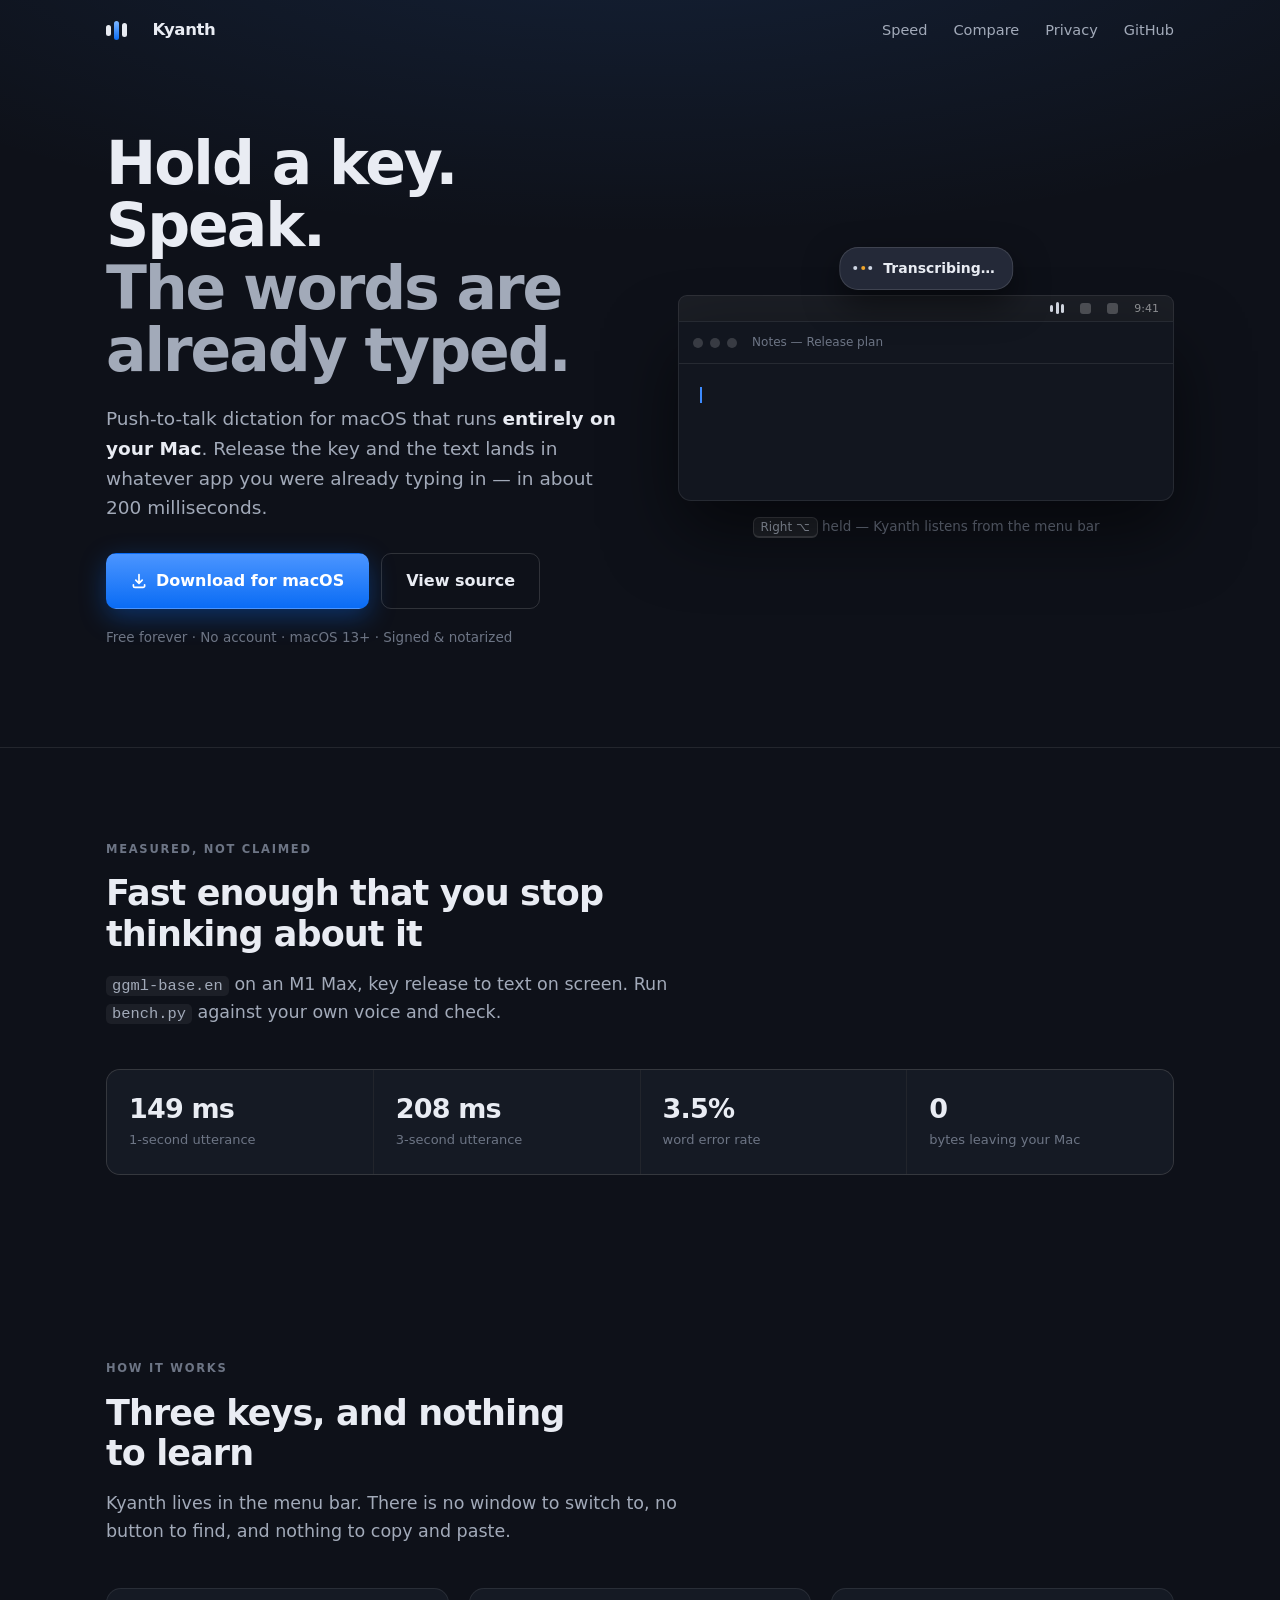
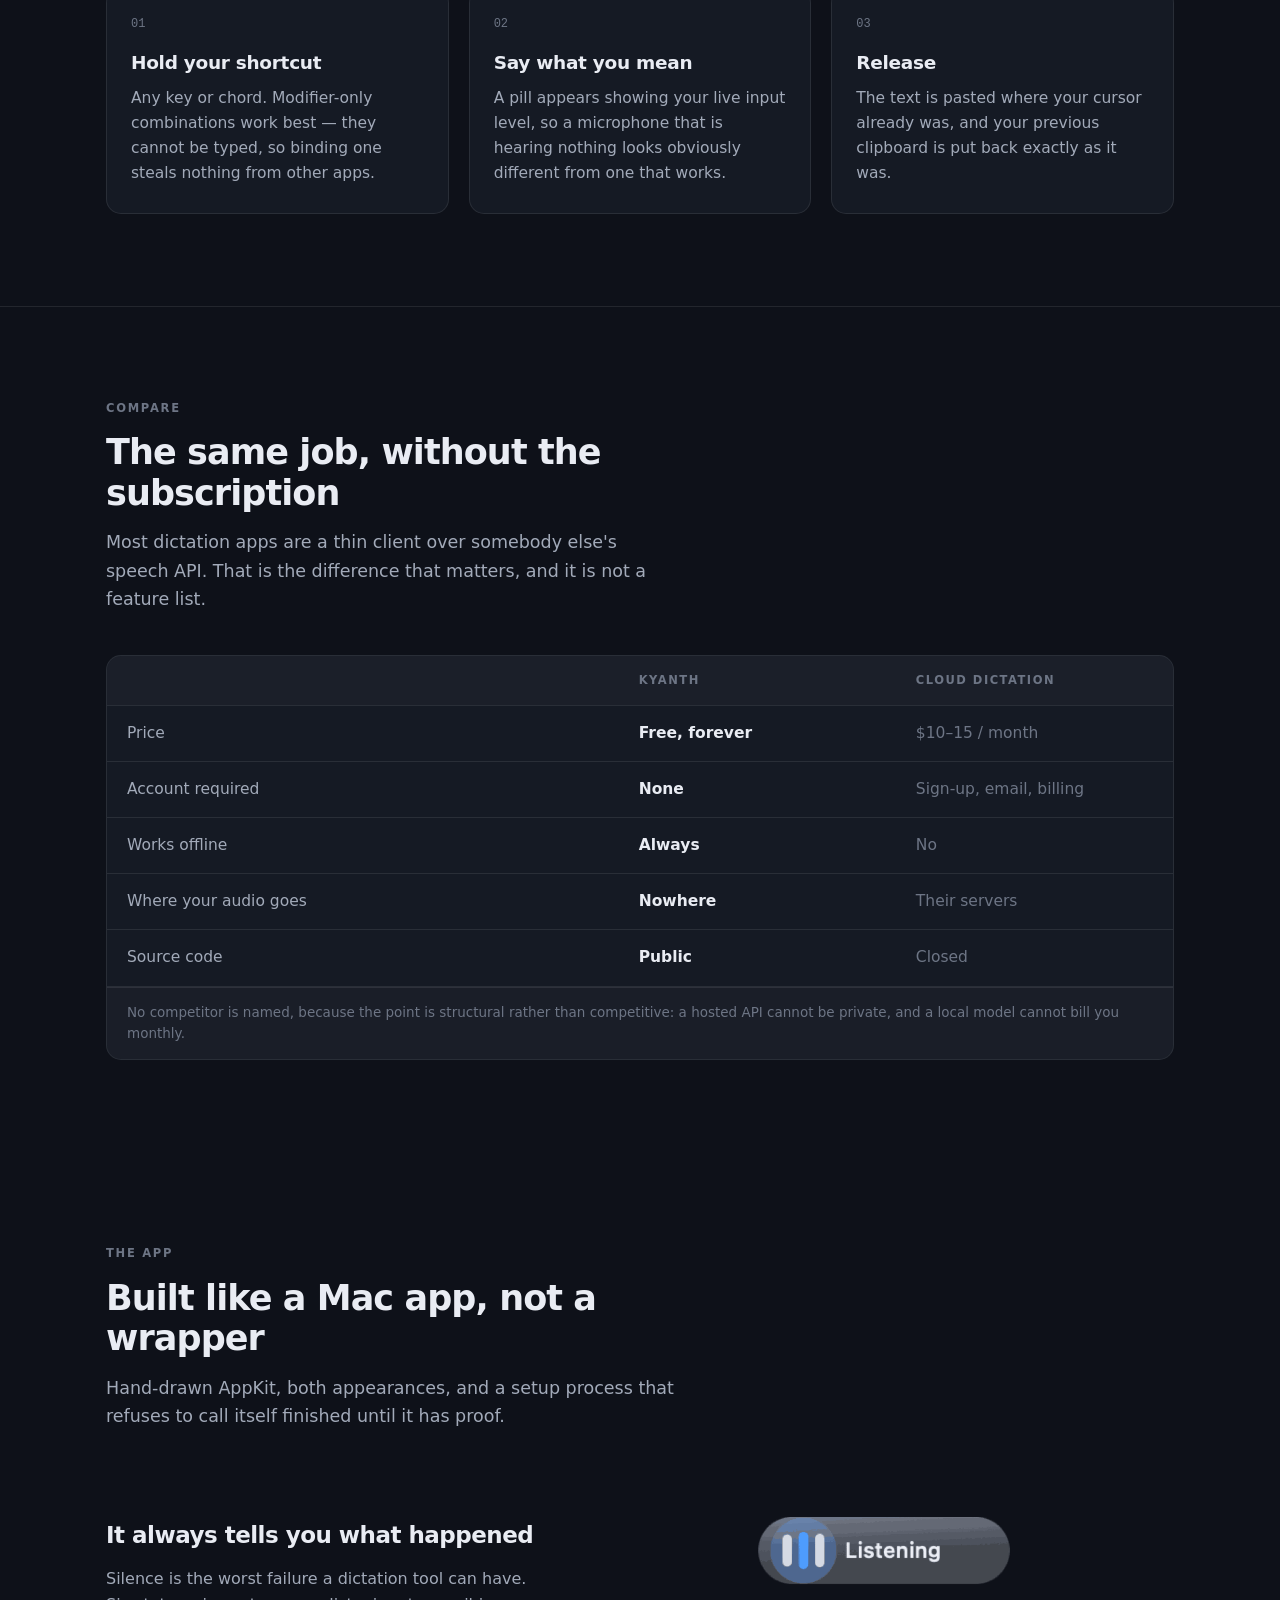
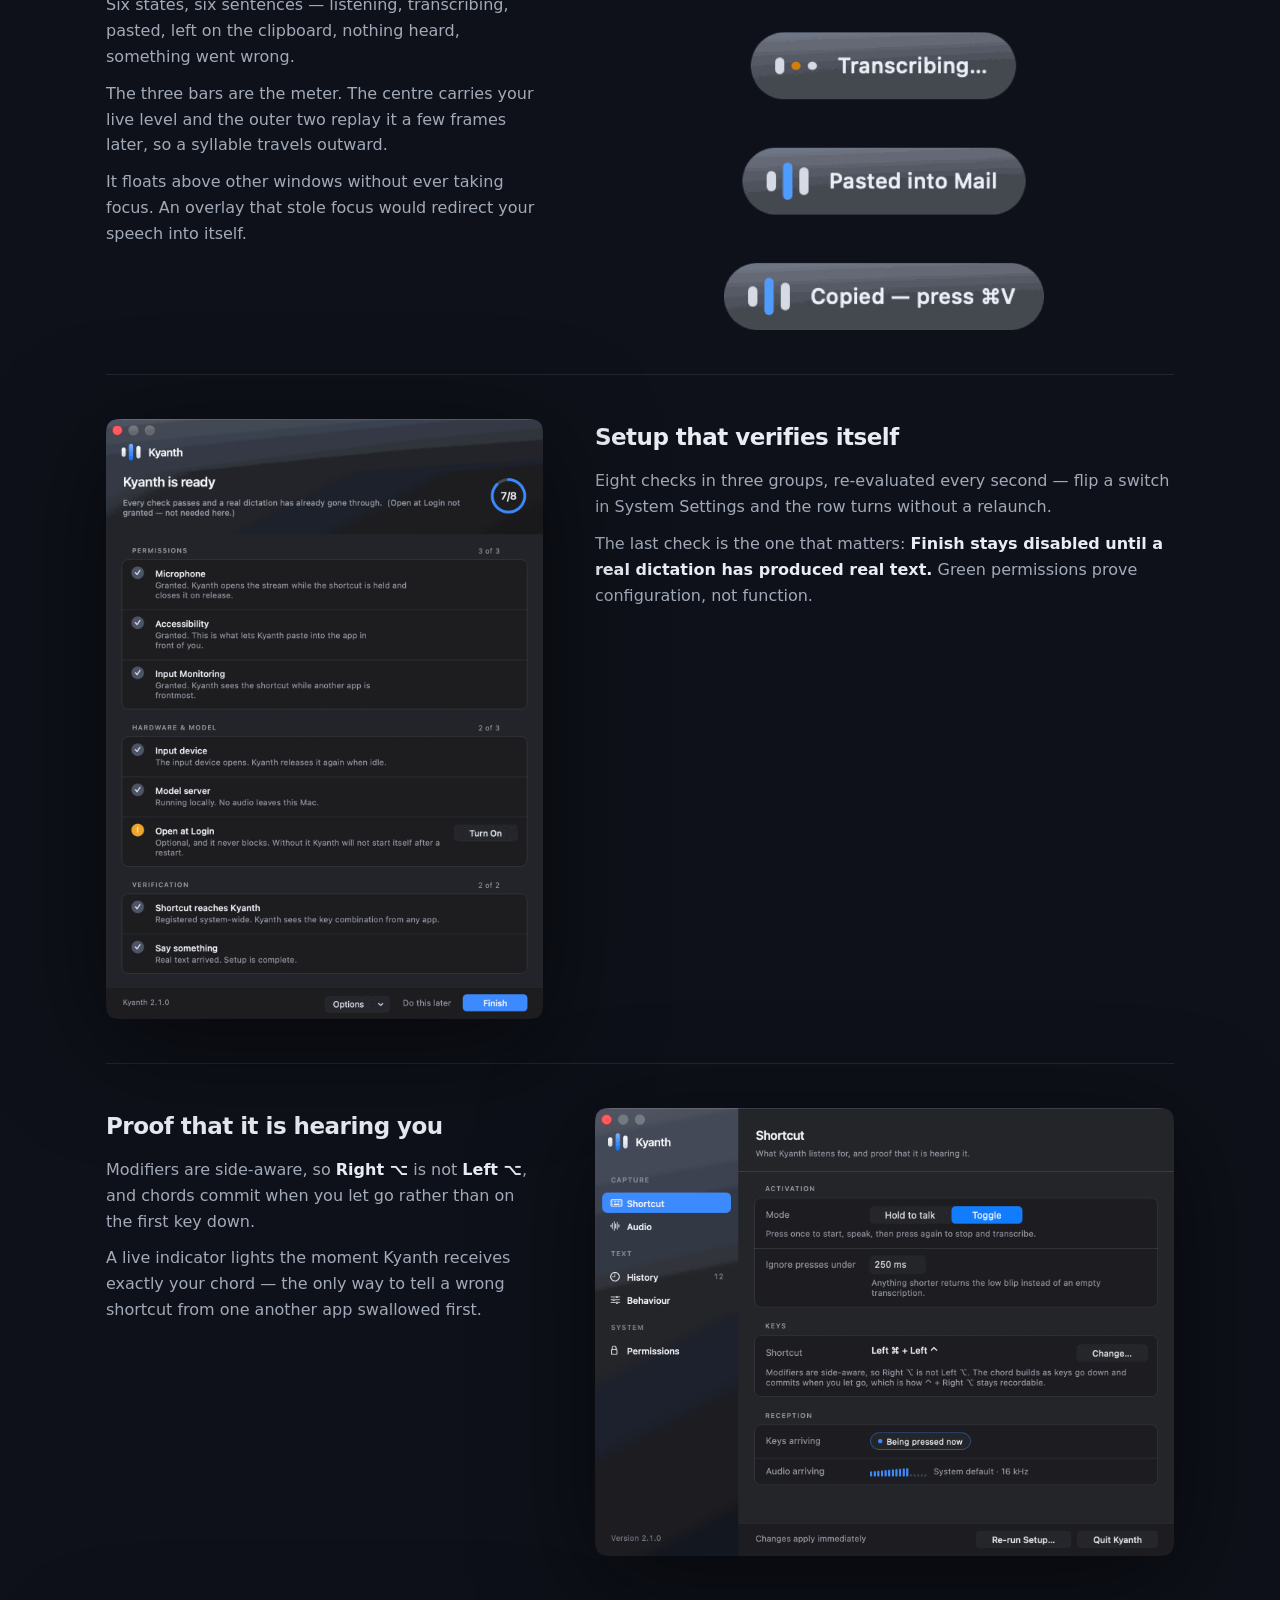
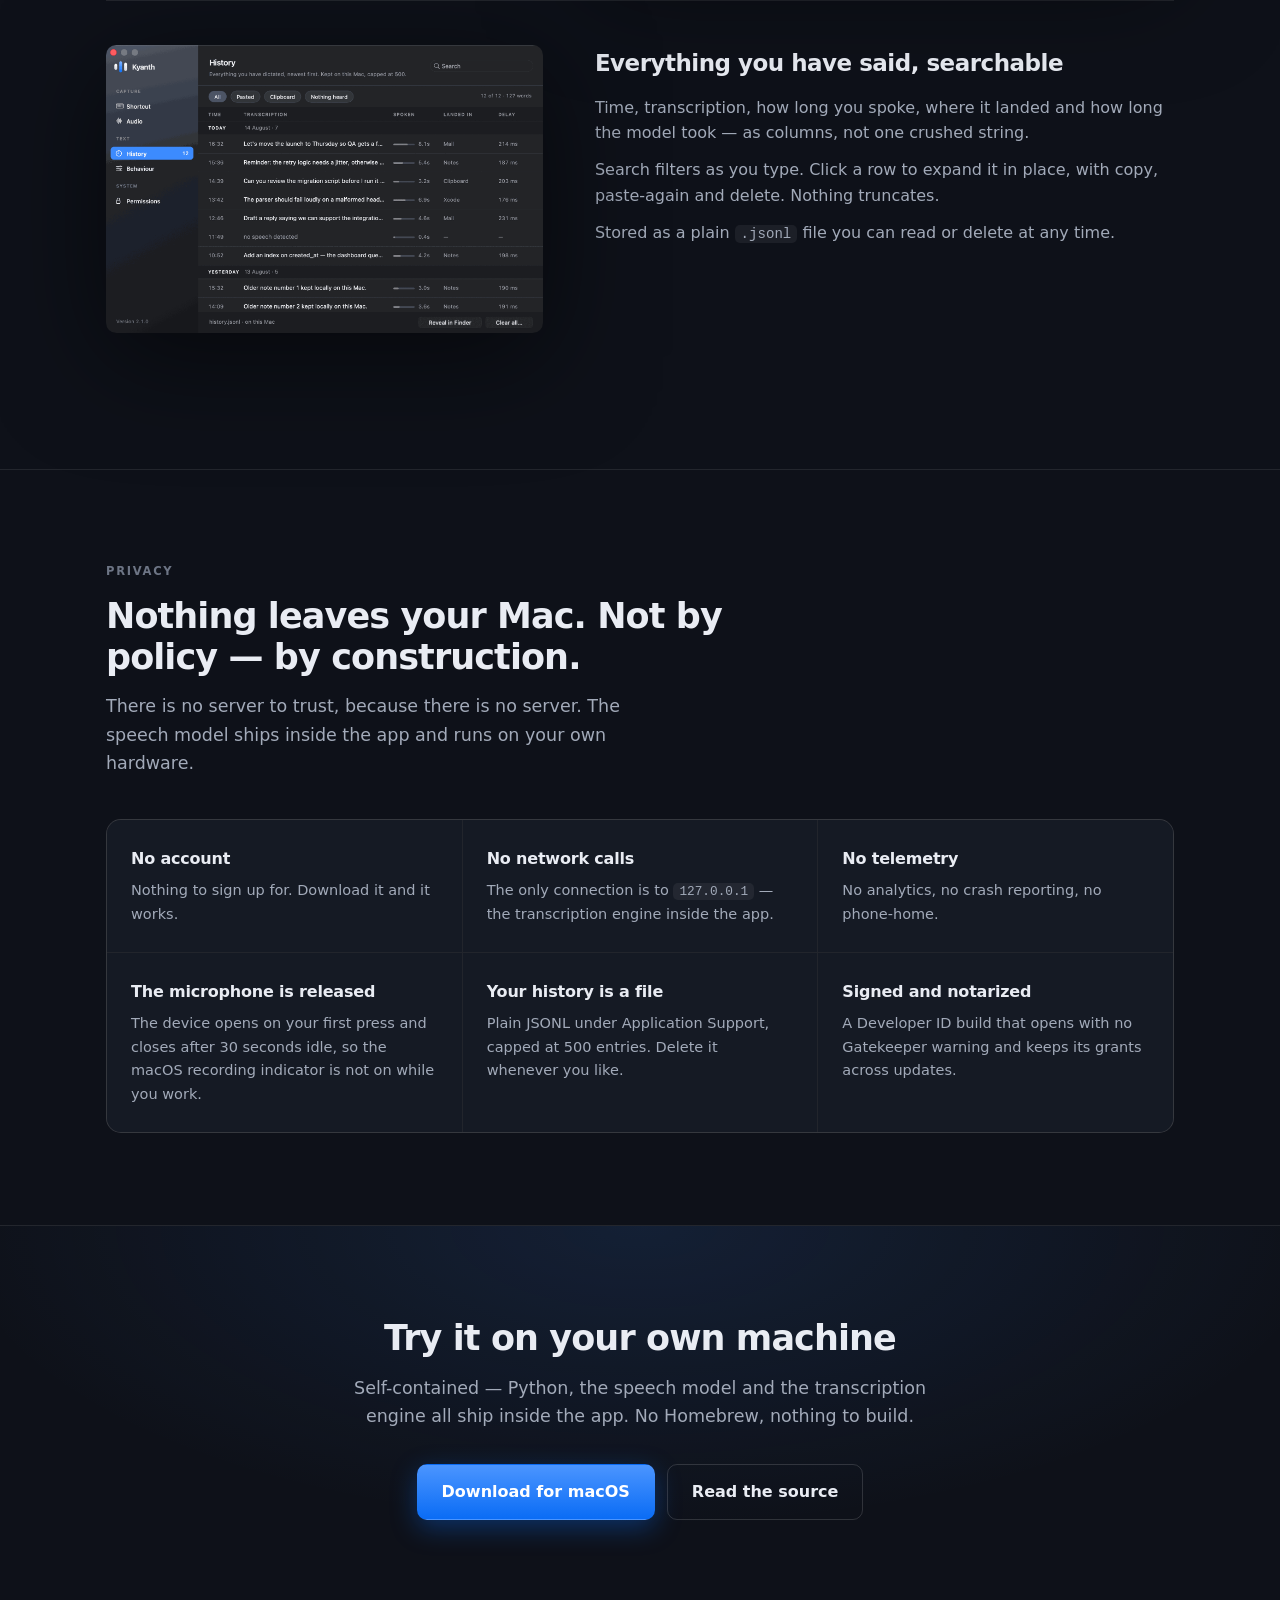
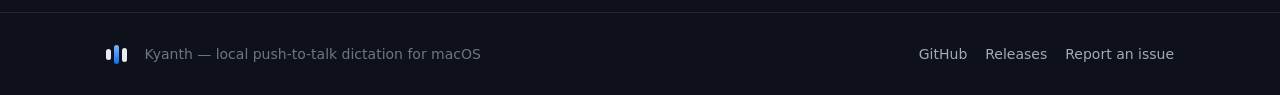
<file: website/index.html>
<!doctype html>
<html lang="en">
<head>
<meta charset="utf-8">
<meta name="viewport" content="width=device-width, initial-scale=1">
<title>Kyanth — local push-to-talk dictation for macOS</title>
<meta name="description" content="Hold a key, speak, release. Kyanth transcribes on your Mac in about 200ms and pastes into whatever app you are using. No account, no subscription, no audio leaving your machine.">
<link rel="icon" href="assets/icon-128.png" type="image/png">
<meta name="theme-color" content="#0e1119">

<meta property="og:type" content="website">
<meta property="og:title" content="Kyanth — local push-to-talk dictation for macOS">
<meta property="og:description" content="Hold a key, speak, release. Transcribed on your Mac in ~200ms. Your audio never leaves the machine.">
<meta property="og:image" content="assets/icon-512.png">
<meta name="twitter:card" content="summary_large_image">

<style>
/* ===========================================================================
   Kyanth — one dark surface, because the product is a midnight tile with an
   electric core and a white page fights it.

   The accent is rationed the way the app rations it (DESIGN.md §4.1): at most
   two visible uses of the peak colour per screen. Everything that used to be
   blue for decoration — eyebrows, inline code, quote rules, hover borders — is
   neutral here, so blue only ever means "this is the action".
   =========================================================================== */
:root{
  --bg:#0e1119;
  --raise:#151a24;
  --line:rgba(255,255,255,.085);
  --line-2:rgba(255,255,255,.14);
  --fg:#e9ecf3;
  --dim:#a2aab9;
  --faint:#6d7585;
  --peak:#3d8bff;
  --peak-deep:#0a6cf5;
  --font:-apple-system,BlinkMacSystemFont,"SF Pro Text",Inter,system-ui,sans-serif;
  --display:-apple-system,BlinkMacSystemFont,"SF Pro Display",Inter,system-ui,sans-serif;
  --mono:ui-monospace,"SF Mono",SFMono-Regular,Menlo,monospace;
  --wrap:1120px;
}
*{box-sizing:border-box}
html{scroll-behavior:smooth;background:var(--bg)}
body{margin:0;background:var(--bg);color:var(--fg);font-family:var(--font);
     font-size:17px;line-height:1.62;-webkit-font-smoothing:antialiased}
img{max-width:100%;height:auto;display:block}
a{color:inherit;text-decoration:none}
.wrap{max-width:var(--wrap);margin:0 auto;padding:0 26px}
::selection{background:rgba(61,139,255,.28)}
:focus-visible{outline:2px solid var(--peak);outline-offset:3px;border-radius:8px}
@media (prefers-reduced-motion:reduce){
  html{scroll-behavior:auto}
  *,*::before,*::after{animation-duration:.001ms!important;animation-iteration-count:1!important;
                        transition-duration:.001ms!important}
}

/* ------------------------------------------------------------------- nav
   Transparent at rest. It only earns a background once you have scrolled
   past the hero — a bar that is visible at scroll 0 is a bar drawn on top
   of the design rather than part of it. */
.site-nav{position:fixed;top:0;left:0;right:0;z-index:60;
  transition:background .25s,border-color .25s;
  border-bottom:1px solid transparent}
.site-nav.stuck{background:rgba(14,17,25,.78);border-bottom-color:var(--line);
  backdrop-filter:saturate(150%) blur(16px);-webkit-backdrop-filter:saturate(150%) blur(16px)}
.nav{display:flex;align-items:center;gap:26px;padding:17px 0}
.mark{display:flex;align-items:center;gap:3.5px;height:19px;flex:none}
.mark i{display:block;width:4.5px;border-radius:3px;background:#e8ebf2}
.mark i:nth-child(1){height:10.4px}
.mark i:nth-child(2){height:19px;background:linear-gradient(180deg,#7db6ff,var(--peak-deep))}
.mark i:nth-child(3){height:14.1px}
.nav .name{font-family:var(--display);font-weight:600;font-size:16.5px;letter-spacing:-.02em}
.nav .spacer{flex:1}
.nav a.lnk{color:var(--dim);font-size:14.5px;transition:color .15s}
.nav a.lnk:hover{color:var(--fg)}
@media (max-width:620px){.nav a.lnk{display:none}}

/* ------------------------------------------------------------------ hero */
.hero{position:relative;overflow:hidden;padding:132px 0 84px}
.hero::before{content:"";position:absolute;inset:0;pointer-events:none;
  background:radial-gradient(120% 70% at 50% -12%,rgba(61,139,255,.13),transparent 62%)}
.hero>*{position:relative;z-index:1}
.hero-in{display:grid;grid-template-columns:1.02fr .98fr;gap:56px;align-items:center}
h1{font-family:var(--display);font-size:clamp(40px,5.2vw,60px);line-height:1.04;
   letter-spacing:-.034em;font-weight:600;margin:0 0 22px}
h1 em{font-style:normal;color:var(--dim)}
.lede{font-size:18.5px;color:var(--dim);margin:0 0 30px;max-width:31em}
.lede b{color:var(--fg);font-weight:550}

.cta{display:flex;flex-wrap:wrap;gap:12px;align-items:center}
.btn{display:inline-flex;align-items:center;gap:9px;padding:14px 24px;border-radius:10px;
     font-weight:550;font-size:16px;border:1px solid transparent;transition:.16s;cursor:pointer}
.btn-primary{background:linear-gradient(180deg,#4b95ff,var(--peak-deep));color:#fff;
  box-shadow:0 8px 26px rgba(10,108,245,.36)}
.btn-primary:hover{transform:translateY(-1px);box-shadow:0 12px 32px rgba(10,108,245,.46)}
.btn-quiet{border-color:var(--line-2);color:var(--fg)}
.btn-quiet:hover{background:rgba(255,255,255,.055);transform:translateY(-1px)}
.meta{margin-top:18px;font-size:13.5px;color:var(--faint)}
.meta span{white-space:nowrap}

/* --------------------------------------------------------------- the demo
   The hero shows the product working rather than describing it: a menu bar,
   a document, and the overlay doing what it does. Everything is drawn — no
   video, no screenshot, a few KB of markup. */
.demo{position:relative;width:100%;max-width:520px;margin-inline:auto;padding-top:52px}
.menubar{display:flex;align-items:center;gap:16px;justify-content:flex-end;
  padding:0 14px;height:26px;border-radius:9px 9px 0 0;
  background:rgba(255,255,255,.055);border:1px solid var(--line);border-bottom:0}
.menubar .mb-mark{display:flex;align-items:center;gap:2.5px;height:12px;opacity:.92}
.menubar .mb-mark i{display:block;width:3px;border-radius:2px;background:#dfe4ee;transition:background .2s}
.menubar .mb-mark i:nth-child(1){height:6.6px}
.menubar .mb-mark i:nth-child(2){height:12px}
.menubar .mb-mark i:nth-child(3){height:9px}
.demo.listening .menubar .mb-mark i:nth-child(2){background:#ff5f52}
.menubar .mb-dot{width:11px;height:11px;border-radius:3px;background:rgba(255,255,255,.22)}
.menubar .mb-time{font-size:11px;color:rgba(255,255,255,.5);font-variant-numeric:tabular-nums}

.doc{border:1px solid var(--line);border-radius:0 0 13px 13px;background:#12161f;
  box-shadow:0 30px 70px rgba(0,0,0,.55);overflow:hidden}
.doc-bar{display:flex;align-items:center;gap:7px;padding:11px 14px;border-bottom:1px solid var(--line)}
.doc-bar .tl{width:10px;height:10px;border-radius:50%;background:rgba(255,255,255,.16)}
.doc-bar .ttl{margin-left:8px;font-size:12px;color:var(--faint)}
.doc-body{padding:20px 20px 26px;min-height:136px;font-size:15.5px;line-height:1.6}
.doc-body .said{color:var(--fg)}
.caret{display:inline-block;width:1.5px;height:1.05em;background:var(--peak);
  vertical-align:-2px;margin-left:1px;animation:blink 1.05s step-end infinite}
@keyframes blink{0%,100%{opacity:1}50%{opacity:0}}
.hint{color:var(--faint);font-size:13.5px;margin-top:15px;text-align:center}
.hint kbd{font-family:var(--font);font-size:12px;background:rgba(255,255,255,.07);
  border:1px solid var(--line-2);border-bottom-width:2px;border-radius:6px;
  padding:2px 7px;color:var(--dim)}

/* the overlay pill, rebuilt in markup so it can actually animate */
.pill{position:absolute;left:50%;top:4px;transform:translate(-50%,-6px);z-index:2;
  display:inline-flex;align-items:center;gap:11px;padding:9px 17px 9px 13px;border-radius:19px;
  background:rgba(38,44,58,.95);border:1px solid rgba(255,255,255,.12);
  box-shadow:0 14px 34px rgba(0,0,0,.5);
  font-size:14px;font-weight:550;white-space:nowrap;
  opacity:0;transition:opacity .22s,transform .22s;pointer-events:none}
.demo.on .pill{opacity:1;transform:translate(-50%,0)}
.meter{display:flex;align-items:center;gap:3.5px;height:17px;flex:none}
.meter i{display:block;width:4px;border-radius:2.5px;background:#cfd6e4;height:38%}
.meter i:nth-child(2){background:var(--peak)}
.demo.listening .meter i{animation:vu .9s ease-in-out infinite}
.demo.listening .meter i:nth-child(1){animation-delay:-.62s}
.demo.listening .meter i:nth-child(2){animation-delay:-.31s}
.demo.listening .meter i:nth-child(3){animation-delay:-.12s}
@keyframes vu{0%,100%{height:30%}50%{height:92%}}
.demo.working .meter i{height:26%}
.demo.working .meter i:nth-child(2){background:#f0a52a}

/* ------------------------------------------------------------- structure */
section{padding:92px 0;position:relative}
.rule{border-top:1px solid var(--line)}
.eyebrow{font-size:11.5px;font-weight:600;letter-spacing:.15em;text-transform:uppercase;
         color:var(--faint);margin:0 0 15px}
h2{font-family:var(--display);font-size:clamp(27px,3.1vw,35px);line-height:1.16;
   letter-spacing:-.026em;font-weight:600;margin:0 0 15px;max-width:19ch}
h2.wide{max-width:26ch}
.sub{font-size:17.5px;color:var(--dim);max-width:33em;margin:0 0 42px}

/* stats */
.stats{display:grid;grid-template-columns:repeat(4,1fr);gap:1px;background:var(--line);
  border:1px solid var(--line);border-radius:14px;overflow:hidden}
.stat{background:var(--raise);padding:24px 22px}
.stat b{display:block;font-family:var(--display);font-size:27px;font-weight:600;
  letter-spacing:-.03em;line-height:1.1}
.stat span{display:block;color:var(--faint);font-size:13px;margin-top:5px}

/* pillars */
.pillars{display:grid;grid-template-columns:repeat(3,1fr);gap:20px}
.pillar{background:var(--raise);border:1px solid var(--line);border-radius:15px;padding:26px 24px;
  transition:border-color .18s,transform .18s}
.pillar:hover{border-color:var(--line-2);transform:translateY(-2px)}
.pillar .n{font-family:var(--mono);font-size:12px;color:var(--faint);margin-bottom:14px}
.pillar h3{font-family:var(--display);font-size:18.5px;font-weight:600;letter-spacing:-.016em;margin:0 0 8px}
.pillar p{margin:0;color:var(--dim);font-size:15.5px}

/* shots — copy top-aligned so a portrait screenshot cannot strand it, and no
   CSS border: these PNGs carry their own window chrome and a transparent
   margin, so a border would outline empty space rather than the window. */
.shot{display:grid;grid-template-columns:.86fr 1.14fr;gap:52px;align-items:start;padding:44px 0}
.shot+.shot{border-top:1px solid var(--line)}
.shot.flip .copy{order:2}
.shot h3{font-family:var(--display);font-size:23px;font-weight:600;letter-spacing:-.022em;margin:0 0 12px}
.shot p{color:var(--dim);margin:0 0 11px;font-size:16px}
.shot p b{color:var(--fg);font-weight:550}
.shot figure{margin:0}
.shot img{border-radius:10px;filter:drop-shadow(0 24px 54px rgba(0,0,0,.55))}
.shot .bare{filter:none;width:min(320px,86%);margin-inline:auto}

/* comparison */
.vs{border:1px solid var(--line);border-radius:15px;overflow:hidden;background:var(--raise)}
.vs table{width:100%;border-collapse:collapse;font-size:15.5px}
.vs th,.vs td{padding:15px 20px;text-align:left;border-bottom:1px solid var(--line)}
.vs thead th{font-size:11.5px;letter-spacing:.13em;text-transform:uppercase;color:var(--faint);
  font-weight:600;background:rgba(255,255,255,.025)}
.vs tbody th{font-weight:450;color:var(--dim)}
.vs td{color:var(--fg);font-weight:550;width:26%}
.vs td.them{color:var(--faint);font-weight:400}
.vs .foot{font-size:13.5px;color:var(--faint);padding:14px 20px;margin:0;
  background:rgba(255,255,255,.02);border-top:1px solid var(--line)}

/* privacy grid */
.grid{display:grid;grid-template-columns:repeat(3,1fr);gap:1px;background:var(--line);
  border:1px solid var(--line);border-radius:15px;overflow:hidden}
.cell{background:var(--raise);padding:26px 24px}
.cell h4{font-size:16px;font-weight:600;margin:0 0 7px;letter-spacing:-.012em}
.cell p{margin:0;color:var(--dim);font-size:14.5px}
code{font-family:var(--mono);font-size:.88em;color:var(--dim);
  background:rgba(255,255,255,.06);padding:1px 6px;border-radius:5px}

/* close + footer */
.close{text-align:center;background:
  radial-gradient(90% 130% at 50% 0%,rgba(61,139,255,.12),transparent 60%)}
.close h2{margin:0 auto 15px}
.close .sub{margin:0 auto 34px}
.close .cta{justify-content:center}
footer{border-top:1px solid var(--line);padding:30px 0;font-size:14px;color:var(--faint)}
footer .wrap{display:flex;flex-wrap:wrap;gap:18px;align-items:center}
footer a{color:var(--dim)}
footer a:hover{color:var(--fg)}
footer .spacer{flex:1}

@media (max-width:900px){
  .hero{padding:104px 0 62px}
  .hero-in{grid-template-columns:1fr;gap:46px}
  .stats{grid-template-columns:repeat(2,1fr)}
  .pillars,.grid{grid-template-columns:1fr}
  .shot{grid-template-columns:1fr;gap:26px;padding:36px 0}
  .shot.flip .copy{order:0}
  section{padding:64px 0}
  .vs td{width:auto}
  .vs th,.vs td{padding:13px 15px}
}
</style>
</head>
<body>

<div class="site-nav" id="nav">
  <div class="wrap">
    <nav class="nav">
      <span class="mark" aria-hidden="true"><i></i><i></i><i></i></span>
      <span class="name">Kyanth</span>
      <span class="spacer"></span>
      <a class="lnk" href="#speed">Speed</a>
      <a class="lnk" href="#compare">Compare</a>
      <a class="lnk" href="#privacy">Privacy</a>
      <a class="lnk" href="https://github.com/austinbrown34/kyanth">GitHub</a>
    </nav>
  </div>
</div>

<header class="hero">
  <div class="wrap">
    <div class="hero-in">
      <div>
        <h1>Hold a key. Speak.<br><em>The words are already typed.</em></h1>
        <p class="lede">Push-to-talk dictation for macOS that runs <b>entirely on your
          Mac</b>. Release the key and the text lands in whatever app you were already
          typing in — in about 200&nbsp;milliseconds.</p>

        <div class="cta">
          <a class="btn btn-primary" id="dl"
             href="https://github.com/austinbrown34/kyanth/releases/latest">
            <svg width="16" height="16" viewBox="0 0 16 16" aria-hidden="true">
              <path d="M8 1.6v8.2M8 10.4 4.8 7.2M8 10.4l3.2-3.2M2.4 11.8v1.1a1.5 1.5 0 0 0 1.5 1.5h8.2a1.5 1.5 0 0 0 1.5-1.5v-1.1"
                    stroke="currentColor" stroke-width="1.7" fill="none"
                    stroke-linecap="round" stroke-linejoin="round"/>
            </svg>
            <span id="dlLabel">Download for macOS</span>
          </a>
          <a class="btn btn-quiet" href="https://github.com/austinbrown34/kyanth">View source</a>
        </div>

        <p class="meta">
          <span>Free forever</span> · <span>No account</span> ·
          <span>macOS 13+</span> · <span id="ver">Signed &amp; notarized</span>
        </p>
      </div>

      <div>
        <div class="demo" id="demo">
          <div class="pill">
            <span class="meter" aria-hidden="true"><i></i><i></i><i></i></span>
            <span id="pillText">Listening</span>
          </div>

          <div class="menubar" aria-hidden="true">
            <span class="mb-mark"><i></i><i></i><i></i></span>
            <span class="mb-dot"></span><span class="mb-dot"></span>
            <span class="mb-time">9:41</span>
          </div>

          <div class="doc">
            <div class="doc-bar" aria-hidden="true">
              <span class="tl"></span><span class="tl"></span><span class="tl"></span>
              <span class="ttl">Notes — Release plan</span>
            </div>
            <div class="doc-body"><span class="said" id="said"></span><span class="caret"></span></div>
          </div>
        </div>
        <p class="hint"><kbd>Right ⌥</kbd> held — Kyanth listens from the menu bar</p>
      </div>
    </div>
  </div>
</header>

<section class="rule" id="speed">
  <div class="wrap">
    <p class="eyebrow">Measured, not claimed</p>
    <h2 class="wide">Fast enough that you stop thinking about it</h2>
    <p class="sub"><code>ggml-base.en</code> on an M1 Max, key release to text on screen.
      Run <code>bench.py</code> against your own voice and check.</p>

    <div class="stats">
      <div class="stat"><b>149 ms</b><span>1-second utterance</span></div>
      <div class="stat"><b>208 ms</b><span>3-second utterance</span></div>
      <div class="stat"><b>3.5%</b><span>word error rate</span></div>
      <div class="stat"><b>0</b><span>bytes leaving your Mac</span></div>
    </div>
  </div>
</section>

<section>
  <div class="wrap">
    <p class="eyebrow">How it works</p>
    <h2>Three keys, and nothing to learn</h2>
    <p class="sub">Kyanth lives in the menu bar. There is no window to switch to, no
      button to find, and nothing to copy and paste.</p>

    <div class="pillars">
      <div class="pillar">
        <div class="n">01</div>
        <h3>Hold your shortcut</h3>
        <p>Any key or chord. Modifier-only combinations work best — they cannot be
          typed, so binding one steals nothing from other apps.</p>
      </div>
      <div class="pillar">
        <div class="n">02</div>
        <h3>Say what you mean</h3>
        <p>A pill appears showing your live input level, so a microphone that is
          hearing nothing looks obviously different from one that works.</p>
      </div>
      <div class="pillar">
        <div class="n">03</div>
        <h3>Release</h3>
        <p>The text is pasted where your cursor already was, and your previous
          clipboard is put back exactly as it was.</p>
      </div>
    </div>
  </div>
</section>

<section class="rule" id="compare">
  <div class="wrap">
    <p class="eyebrow">Compare</p>
    <h2 class="wide">The same job, without the subscription</h2>
    <p class="sub">Most dictation apps are a thin client over somebody else's speech
      API. That is the difference that matters, and it is not a feature list.</p>

    <div class="vs">
      <table>
        <thead>
          <tr><th scope="col">&nbsp;</th><th scope="col">Kyanth</th><th scope="col">Cloud dictation</th></tr>
        </thead>
        <tbody>
          <tr><th scope="row">Price</th><td>Free, forever</td><td class="them">$10–15 / month</td></tr>
          <tr><th scope="row">Account required</th><td>None</td><td class="them">Sign-up, email, billing</td></tr>
          <tr><th scope="row">Works offline</th><td>Always</td><td class="them">No</td></tr>
          <tr><th scope="row">Where your audio goes</th><td>Nowhere</td><td class="them">Their servers</td></tr>
          <tr><th scope="row">Source code</th><td>Public</td><td class="them">Closed</td></tr>
        </tbody>
      </table>
      <p class="foot">No competitor is named, because the point is structural rather than
        competitive: a hosted API cannot be private, and a local model cannot bill you monthly.</p>
    </div>
  </div>
</section>

<section>
  <div class="wrap">
    <p class="eyebrow">The app</p>
    <h2 class="wide">Built like a Mac app, not a wrapper</h2>
    <p class="sub">Hand-drawn AppKit, both appearances, and a setup process that refuses
      to call itself finished until it has proof.</p>

    <div class="shot">
      <div class="copy">
        <h3>It always tells you what happened</h3>
        <p>Silence is the worst failure a dictation tool can have. Six states, six
          sentences — listening, transcribing, pasted, left on the clipboard, nothing
          heard, something went wrong.</p>
        <p>The three bars are the meter. The centre carries your live level and the
          outer two replay it a few frames later, so a syllable travels outward.</p>
        <p>It floats above other windows without ever taking focus. An overlay that
          stole focus would redirect your speech into itself.</p>
      </div>
      <figure><img class="bare" src="assets/overlay-states.png" loading="lazy"
        alt="Four states of the Kyanth overlay: Listening, Transcribing, Pasted into Mail, and Copied — press Command V."></figure>
    </div>

    <div class="shot flip">
      <div class="copy">
        <h3>Setup that verifies itself</h3>
        <p>Eight checks in three groups, re-evaluated every second — flip a switch in
          System Settings and the row turns without a relaunch.</p>
        <p>The last check is the one that matters: <b>Finish stays disabled until a real
          dictation has produced real text.</b> Green permissions prove configuration,
          not function.</p>
      </div>
      <figure><img src="assets/ui-setup.png" loading="lazy"
        alt="The Kyanth setup window: eight checks grouped under Permissions, Hardware and model, and Verification, with a progress ring."></figure>
    </div>

    <div class="shot">
      <div class="copy">
        <h3>Proof that it is hearing you</h3>
        <p>Modifiers are side-aware, so <b>Right ⌥</b> is not <b>Left ⌥</b>, and chords
          commit when you let go rather than on the first key down.</p>
        <p>A live indicator lights the moment Kyanth receives exactly your chord — the
          only way to tell a wrong shortcut from one another app swallowed first.</p>
      </div>
      <figure><img src="assets/ui-shortcut.png" loading="lazy"
        alt="Kyanth Settings, Shortcut pane: activation mode, the bound chord, and live indicators for keys and audio arriving."></figure>
    </div>

    <div class="shot flip">
      <div class="copy">
        <h3>Everything you have said, searchable</h3>
        <p>Time, transcription, how long you spoke, where it landed and how long the
          model took — as columns, not one crushed string.</p>
        <p>Search filters as you type. Click a row to expand it in place, with copy,
          paste-again and delete. Nothing truncates.</p>
        <p>Stored as a plain <code>.jsonl</code> file you can read or delete at any time.</p>
      </div>
      <figure><img src="assets/ui-history.png" loading="lazy"
        alt="Kyanth Settings, History pane: a sortable table of past dictations with time, text, duration, destination app and latency."></figure>
    </div>
  </div>
</section>

<section class="rule" id="privacy">
  <div class="wrap">
    <p class="eyebrow">Privacy</p>
    <h2 class="wide">Nothing leaves your Mac. Not by policy — by construction.</h2>
    <p class="sub">There is no server to trust, because there is no server. The speech
      model ships inside the app and runs on your own hardware.</p>

    <div class="grid">
      <div class="cell"><h4>No account</h4><p>Nothing to sign up for. Download it and it works.</p></div>
      <div class="cell"><h4>No network calls</h4><p>The only connection is to <code>127.0.0.1</code> — the transcription engine inside the app.</p></div>
      <div class="cell"><h4>No telemetry</h4><p>No analytics, no crash reporting, no phone-home.</p></div>
      <div class="cell"><h4>The microphone is released</h4><p>The device opens on your first press and closes after 30 seconds idle, so the macOS recording indicator is not on while you work.</p></div>
      <div class="cell"><h4>Your history is a file</h4><p>Plain JSONL under Application Support, capped at 500 entries. Delete it whenever you like.</p></div>
      <div class="cell"><h4>Signed and notarized</h4><p>A Developer ID build that opens with no Gatekeeper warning and keeps its grants across updates.</p></div>
    </div>
  </div>
</section>

<section class="close rule">
  <div class="wrap">
    <h2 class="wide">Try it on your own machine</h2>
    <p class="sub">Self-contained — Python, the speech model and the transcription
      engine all ship inside the app. No Homebrew, nothing to build.</p>
    <div class="cta">
      <a class="btn btn-primary" id="dl2"
         href="https://github.com/austinbrown34/kyanth/releases/latest">Download for macOS</a>
      <a class="btn btn-quiet" href="https://github.com/austinbrown34/kyanth">Read the source</a>
    </div>
  </div>
</section>

<footer>
  <div class="wrap">
    <span class="mark" aria-hidden="true"><i></i><i></i><i></i></span>
    <span>Kyanth — local push-to-talk dictation for macOS</span>
    <span class="spacer"></span>
    <a href="https://github.com/austinbrown34/kyanth">GitHub</a>
    <a href="https://github.com/austinbrown34/kyanth/releases">Releases</a>
    <a href="https://github.com/austinbrown34/kyanth/issues">Report an issue</a>
  </div>
</footer>

<script>
/* --- the nav earns its background only once you have left the hero ------ */
(function () {
  var nav = document.getElementById('nav');
  function tick(){ nav.classList.toggle('stuck', window.scrollY > 24); }
  addEventListener('scroll', tick, {passive:true}); tick();
})();

/* --- the hero demo -----------------------------------------------------
   A loop of the actual interaction: hold, speak, release, text appears.
   Under prefers-reduced-motion it renders the finished state instead of
   animating, so the hero still reads as a product rather than a blank box. */
(function () {
  var demo = document.getElementById('demo'),
      said = document.getElementById('said'),
      pill = document.getElementById('pillText'),
      LINE = 'Move the launch to Thursday so QA gets a full day with the signed build.';
  if (!demo || !said || !pill) return;

  if (matchMedia('(prefers-reduced-motion: reduce)').matches) {
    said.textContent = LINE;
    demo.className = 'demo on';
    pill.textContent = 'Pasted into Notes';
    return;
  }

  var timer = null;
  function at(ms, fn){ return setTimeout(fn, ms); }
  function set(){ demo.className = 'demo ' + [].join.call(arguments, ' '); }

  function typeOut(text, done){
    var i = 0;
    (function step(){
      said.textContent = text.slice(0, ++i);
      timer = i < text.length ? at(16 + Math.random()*22, step) : at(2600, done);
    })();
  }

  function cycle(){
    said.textContent = ''; set();
    timer = at(900, function(){
      pill.textContent = 'Listening';     set('on','listening');
      timer = at(2200, function(){
        pill.textContent = 'Transcribing…'; set('on','working');
        timer = at(620, function(){
          pill.textContent = 'Pasted into Notes'; set('on','done');
          typeOut(LINE, function(){
            demo.classList.remove('on');
            timer = at(700, cycle);
          });
        });
      });
    });
  }
  cycle();

  /* A background tab pauses rAF but not setTimeout, so without this the loop
     runs on unseen and comes back mid-sentence. */
  document.addEventListener('visibilitychange', function(){
    if (document.hidden) { clearTimeout(timer); }
    else { clearTimeout(timer); cycle(); }
  });
})();

/* --- point the download buttons at the current DMG ---------------------
   The links already resolve to /releases/latest, so a failure here costs
   nothing: you land on the releases page instead of starting a download. */
(function () {
  fetch('https://api.github.com/repos/austinbrown34/kyanth/releases/latest',
        {headers:{Accept:'application/vnd.github+json'}})
    .then(function (r){ return r.ok ? r.json() : Promise.reject(r.status); })
    .then(function (rel) {
      var dmg = (rel.assets||[]).filter(function(a){ return /\.dmg$/i.test(a.name); })[0];
      if (!dmg) return;
      ['dl','dl2'].forEach(function (id) {
        var el = document.getElementById(id); if (el) el.href = dmg.browser_download_url;
      });
      var label = document.getElementById('dlLabel');
      if (label && rel.tag_name) label.textContent = 'Download ' + rel.tag_name + ' for macOS';
      var ver = document.getElementById('ver');
      if (ver) {
        var mb = Math.round((dmg.size||0)/1048576);
        ver.textContent = 'Signed & notarized' + (mb ? ' · ' + mb + ' MB' : '');
      }
    })
    .catch(function(){});
})();
</script>
</body>
</html>
</file>
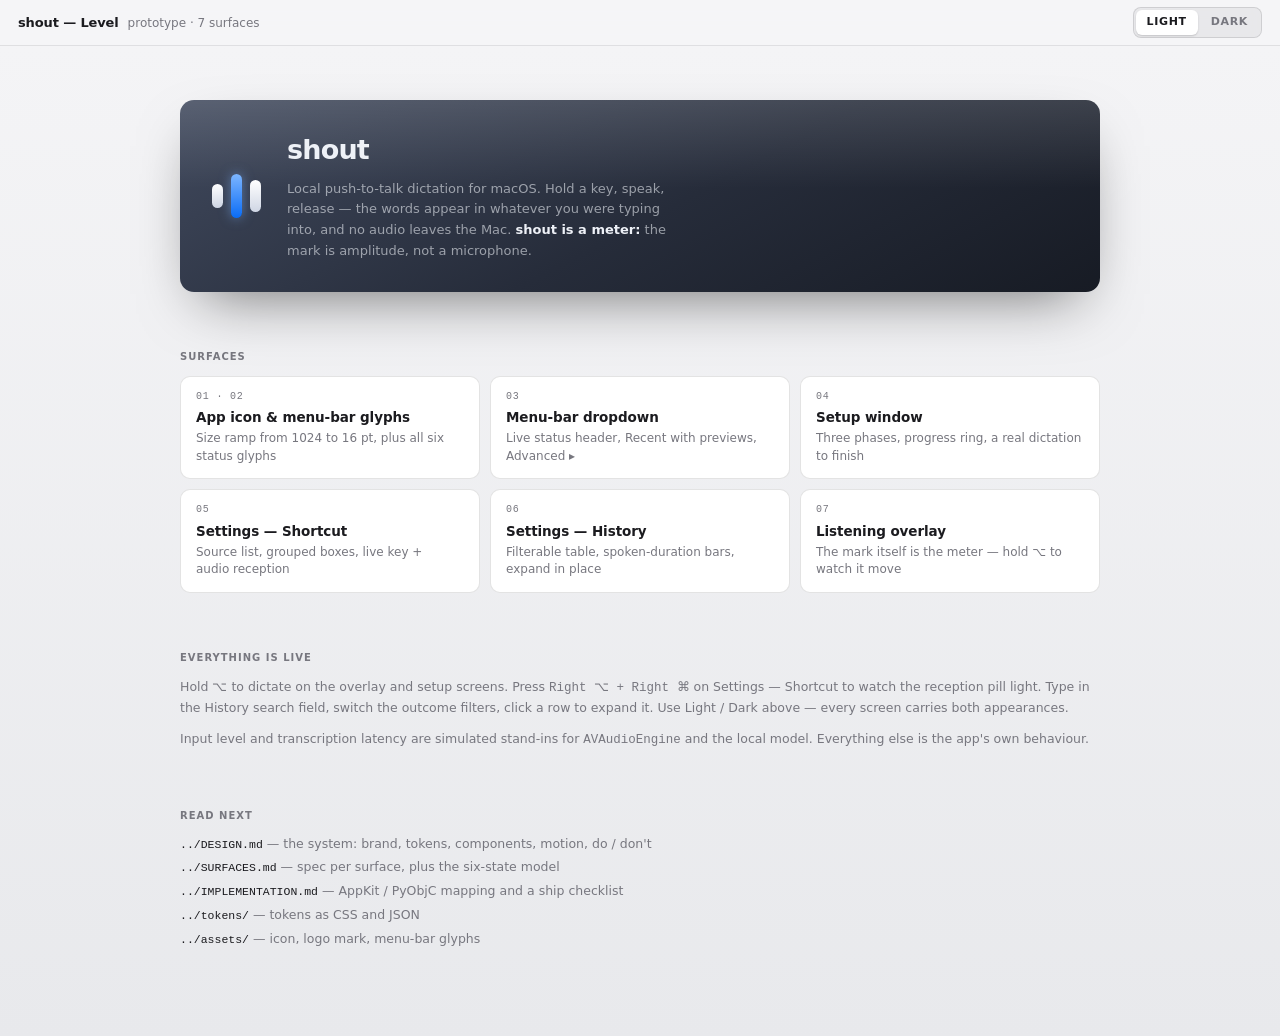
<file: level-handoff/prototype/index.html>
<!doctype html>
<html lang="en" data-appearance="light">
<head>
<meta charset="utf-8">
<meta name="viewport" content="width=device-width, initial-scale=1">
<title>shout — Level · prototype</title>
<link rel="stylesheet" href="css/base.css">
<link rel="stylesheet" href="css/level.css">
<style>
  .hero {
    display: flex; align-items: center; gap: 26px;
    border-radius: 14px; padding: 30px 32px;
    box-shadow: 0 24px 60px -22px rgba(0,0,0,.55);
  }
  .hero .lockup { flex: none; }
  .hero .lockup .mark { height: 44px; gap: 8px; }
  .hero .lockup .mark i { width: 11px; border-radius: 5.5px; }
  .hero .lockup .mark i:nth-child(1) { height: 24.1px; }
  .hero .lockup .mark i:nth-child(2) { height: 44px; }
  .hero .lockup .mark i:nth-child(3) { height: 32.6px; }
  .hero .wordmark { font-size: 27px; letter-spacing: -0.03em; }
  .hero p { color: var(--band-muted); font-size: 13px; line-height: 1.6; max-width: 46ch; }
  .grid { display: grid; grid-template-columns: repeat(auto-fill, minmax(238px, 1fr)); gap: 10px; }
  .surf {
    display: grid; gap: 3px; text-decoration: none;
    border: 1px solid var(--border); border-radius: 10px; padding: 13px 15px;
    background: var(--surface); transition: transform .1s ease, border-color .14s ease;
  }
  .surf:hover { transform: translateY(-2px); border-color: var(--peak-solid); }
  .surf .n { font-family: var(--font-mono); font-size: 10px; color: var(--muted); letter-spacing: 0.08em; }
  .surf b { font-size: 13.5px; font-weight: 550; letter-spacing: -0.005em; }
  .surf span { color: var(--muted); font-size: 12px; line-height: 1.45; }
  .docs { display: grid; gap: 5px; }
  .docs a { color: var(--muted); font-size: 12.5px; text-decoration: none; }
  .docs a:hover { color: var(--fg); }
  .docs code { font-family: var(--font-mono); font-size: 11.5px; color: var(--fg); }
</style>
</head>
<body>

<header class="pres">
  <div class="crumb"><b>shout — Level</b><span>prototype · 7 surfaces</span></div>
  <div class="spacer"></div>
  <div class="seg" role="group" aria-label="Appearance">
    <button data-set-appearance="light">Light</button>
    <button data-set-appearance="dark">Dark</button>
  </div>
</header>

<main class="stage">
<div class="stage-rail">

  <section style="width:min(920px,100%)">
    <div class="hero band">
      <div class="lockup">
        <span class="mark" aria-hidden="true"><i></i><i></i><i></i></span>
      </div>
      <div>
        <div class="lockup"><span class="wordmark">shout</span></div>
        <p style="margin-top:8px">Local push-to-talk dictation for macOS. Hold a key, speak, release — the
        words appear in whatever you were typing into, and no audio leaves the Mac.
        <b style="color:var(--band-fg);font-weight:550">shout is a meter:</b> the mark is amplitude, not a microphone.</p>
      </div>
    </div>
  </section>

  <section style="width:min(920px,100%)">
    <div class="tag">Surfaces</div>
    <div class="grid">
      <a class="surf" href="level-01-identity.html"><span class="n">01 · 02</span><b>App icon &amp; menu-bar glyphs</b><span>Size ramp from 1024 to 16 pt, plus all six status glyphs</span></a>
      <a class="surf" href="level-02-menubar.html"><span class="n">03</span><b>Menu-bar dropdown</b><span>Live status header, Recent with previews, Advanced ▸</span></a>
      <a class="surf" href="level-03-setup.html"><span class="n">04</span><b>Setup window</b><span>Three phases, progress ring, a real dictation to finish</span></a>
      <a class="surf" href="level-04-settings-shortcut.html"><span class="n">05</span><b>Settings — Shortcut</b><span>Source list, grouped boxes, live key + audio reception</span></a>
      <a class="surf" href="level-05-settings-history.html"><span class="n">06</span><b>Settings — History</b><span>Filterable table, spoken-duration bars, expand in place</span></a>
      <a class="surf" href="level-06-overlay.html"><span class="n">07</span><b>Listening overlay</b><span>The mark itself is the meter — hold ⌥ to watch it move</span></a>
    </div>
  </section>

  <section style="width:min(920px,100%)">
    <div class="tag">Everything is live</div>
    <div class="cap" style="max-width:none">
      <p>Hold <span class="mono">⌥</span> to dictate on the overlay and setup screens. Press
      <span class="mono">Right ⌥ + Right ⌘</span> on Settings — Shortcut to watch the reception pill light.
      Type in the History search field, switch the outcome filters, click a row to expand it.
      Use Light / Dark above — every screen carries both appearances.</p>
      <p style="margin-top:10px">Input level and transcription latency are simulated stand-ins for
      <span class="mono">AVAudioEngine</span> and the local model. Everything else is the app's own behaviour.</p>
    </div>
  </section>

  <section style="width:min(920px,100%)">
    <div class="tag">Read next</div>
    <div class="docs">
      <a href="../DESIGN.md"><code>../DESIGN.md</code> — the system: brand, tokens, components, motion, do / don't</a>
      <a href="../SURFACES.md"><code>../SURFACES.md</code> — spec per surface, plus the six-state model</a>
      <a href="../IMPLEMENTATION.md"><code>../IMPLEMENTATION.md</code> — AppKit / PyObjC mapping and a ship checklist</a>
      <a href="../tokens/tokens.css"><code>../tokens/</code> — tokens as CSS and JSON</a>
      <a href="../assets/app-icon.svg"><code>../assets/</code> — icon, logo mark, menu-bar glyphs</a>
    </div>
  </section>

</div>
</main>

<script src="js/shout.js"></script>
</body>
</html>
</file>
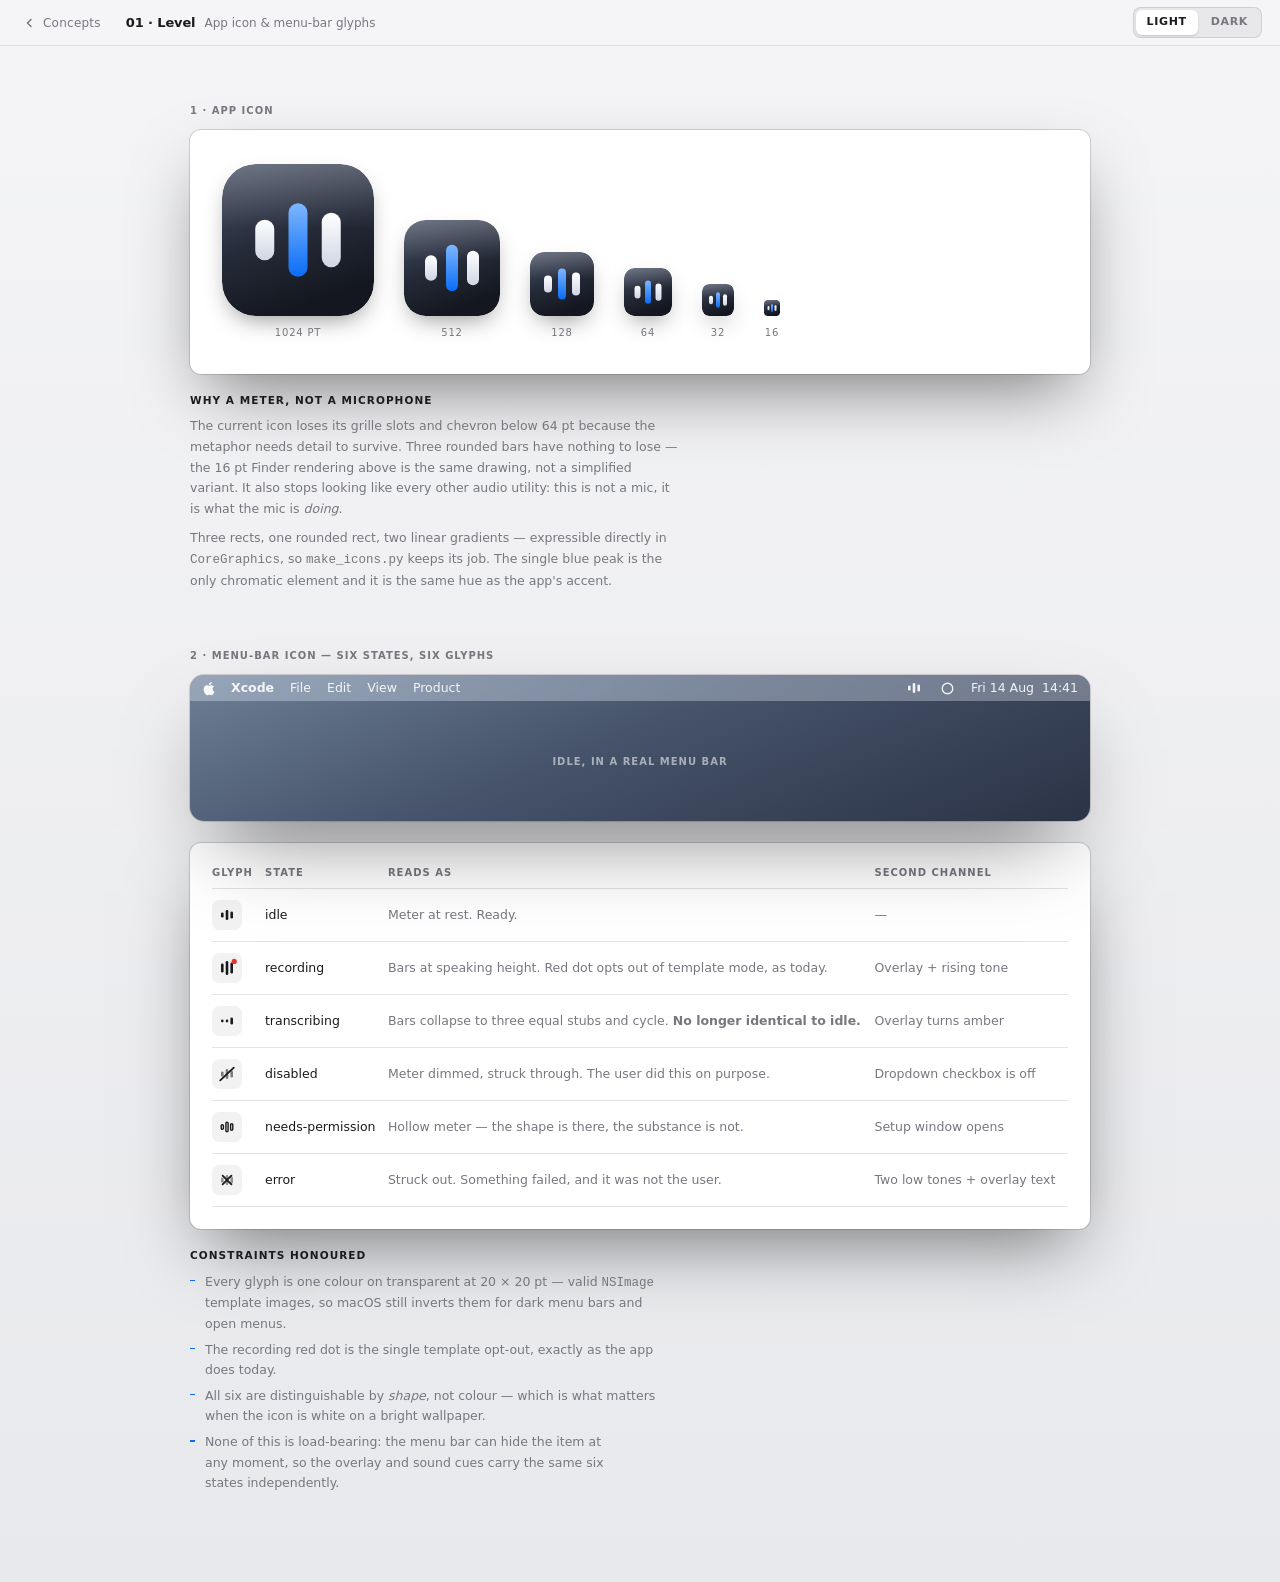
<file: level-handoff/prototype/level-01-identity.html>
<!doctype html>
<html lang="en" data-appearance="light">
<head>
<meta charset="utf-8">
<meta name="viewport" content="width=device-width, initial-scale=1">
<title>Level · App icon &amp; menu-bar glyphs — shout</title>
<link rel="stylesheet" href="css/base.css">
<link rel="stylesheet" href="css/level.css">
</head>
<body>

<header class="pres">
  <a class="home" href="index.html">
    <svg width="12" height="12" viewBox="0 0 12 12" fill="none" stroke="currentColor" stroke-width="1.5"><path d="M7 2.5 3.5 6 7 9.5" stroke-linecap="round" stroke-linejoin="round"/></svg>
    Concepts
  </a>
  <div class="crumb"><b>01 · Level</b><span>App icon &amp; menu-bar glyphs</span></div>
  <div class="spacer"></div>
  <div class="seg" role="group" aria-label="Appearance">
    <button data-set-appearance="light">Light</button>
    <button data-set-appearance="dark">Dark</button>
  </div>
</header>

<!-- ============================== icon symbols ============================ -->
<svg width="0" height="0" style="position:absolute" aria-hidden="true">
  <symbol id="ic-level" viewBox="0 0 128 128">
    <defs>
      <linearGradient id="lg-ground" x1="0" y1="0" x2="0.35" y2="1">
        <stop offset="0" stop-color="#4c5468"/>
        <stop offset="0.55" stop-color="#252b39"/>
        <stop offset="1" stop-color="#14171f"/>
      </linearGradient>
      <linearGradient id="lg-sheen" x1="0" y1="0" x2="0" y2="1">
        <stop offset="0" stop-color="#ffffff" stop-opacity="0.20"/>
        <stop offset="0.42" stop-color="#ffffff" stop-opacity="0"/>
      </linearGradient>
      <linearGradient id="lg-bar" x1="0" y1="0" x2="0" y2="1">
        <stop offset="0" stop-color="#ffffff"/>
        <stop offset="1" stop-color="#cfd6e4"/>
      </linearGradient>
      <linearGradient id="lg-peak" x1="0" y1="0" x2="0" y2="1">
        <stop offset="0" stop-color="#7db6ff"/>
        <stop offset="1" stop-color="#0a6cf5"/>
      </linearGradient>
    </defs>
    <rect width="128" height="128" rx="28.6" fill="url(#lg-ground)"/>
    <rect width="128" height="128" rx="28.6" fill="url(#lg-sheen)"/>
    <rect x="28" y="47" width="16" height="34" rx="8" fill="url(#lg-bar)"/>
    <rect x="56" y="33" width="16" height="62" rx="8" fill="url(#lg-peak)"/>
    <rect x="84" y="41" width="16" height="46" rx="8" fill="url(#lg-bar)"/>
  </symbol>

  <!-- 20 pt menu-bar glyphs. Single colour, template-safe. -->
  <symbol id="g-idle" viewBox="0 0 20 20"><g fill="currentColor"><rect x="4" y="7.5" width="2.6" height="5" rx="1.3"/><rect x="8.7" y="5" width="2.6" height="10" rx="1.3"/><rect x="13.4" y="6.5" width="2.6" height="7" rx="1.3"/></g></symbol>
  <symbol id="g-rec" viewBox="0 0 20 20"><g fill="currentColor"><rect x="4" y="5.5" width="2.6" height="9" rx="1.3"/><rect x="8.7" y="3" width="2.6" height="14" rx="1.3"/><rect x="13.4" y="4.5" width="2.6" height="11" rx="1.3"/></g><circle cx="17.2" cy="3.4" r="2.6" fill="#e5372c"/></symbol>
  <symbol id="g-work" viewBox="0 0 20 20"><g fill="currentColor"><rect x="4" y="8.6" width="2.6" height="2.8" rx="1.3"/><rect x="8.7" y="8.6" width="2.6" height="2.8" rx="1.3"/><rect x="13.4" y="8.6" width="2.6" height="2.8" rx="1.3"/></g></symbol>
  <symbol id="g-off" viewBox="0 0 20 20"><g fill="currentColor" opacity=".55"><rect x="4" y="7.5" width="2.6" height="5" rx="1.3"/><rect x="8.7" y="5" width="2.6" height="10" rx="1.3"/><rect x="13.4" y="6.5" width="2.6" height="7" rx="1.3"/></g><path d="M3.2 16.4 16.8 3.6" stroke="currentColor" stroke-width="1.8" stroke-linecap="round"/></symbol>
  <symbol id="g-perm" viewBox="0 0 20 20"><g fill="none" stroke="currentColor" stroke-width="1.4"><rect x="4.2" y="7.7" width="2.2" height="4.6" rx="1.1"/><rect x="8.9" y="5.2" width="2.2" height="9.6" rx="1.1"/><rect x="13.6" y="6.7" width="2.2" height="6.6" rx="1.1"/></g></symbol>
  <symbol id="g-err" viewBox="0 0 20 20"><g fill="currentColor" opacity=".45"><rect x="4" y="7.5" width="2.6" height="5" rx="1.3"/><rect x="8.7" y="5" width="2.6" height="10" rx="1.3"/><rect x="13.4" y="6.5" width="2.6" height="7" rx="1.3"/></g><g stroke="currentColor" stroke-width="1.8" stroke-linecap="round"><path d="M5.6 5.6 14.4 14.4"/><path d="M14.4 5.6 5.6 14.4"/></g></symbol>
</svg>

<main class="stage">
<div class="stage-rail">

  <!-- ------------------------------------------------------ app icon ----- -->
  <section style="width:min(900px,100%)">
    <div class="tag">1 · App icon</div>
    <div class="win"><div class="win-body" style="padding:34px 32px">
      <div class="icon-row">
        <div class="icon-cell"><svg class="appicon" width="152" height="152"><use href="#ic-level"/></svg><span class="sz">1024 pt</span></div>
        <div class="icon-cell"><svg class="appicon" width="96" height="96"><use href="#ic-level"/></svg><span class="sz">512</span></div>
        <div class="icon-cell"><svg class="appicon" width="64" height="64"><use href="#ic-level"/></svg><span class="sz">128</span></div>
        <div class="icon-cell"><svg class="appicon" width="48" height="48"><use href="#ic-level"/></svg><span class="sz">64</span></div>
        <div class="icon-cell"><svg class="appicon" width="32" height="32"><use href="#ic-level"/></svg><span class="sz">32</span></div>
        <div class="icon-cell"><svg class="appicon" width="16" height="16"><use href="#ic-level"/></svg><span class="sz">16</span></div>
      </div>
    </div></div>
    <div class="cap" style="margin-top:18px">
      <h4>Why a meter, not a microphone</h4>
      <p>The current icon loses its grille slots and chevron below 64&nbsp;pt because the metaphor needs detail to survive. Three rounded bars have nothing to lose — the 16&nbsp;pt Finder rendering above is the same drawing, not a simplified variant. It also stops looking like every other audio utility: this is not a mic, it is what the mic is <em>doing</em>.</p>
      <p style="margin-top:9px">Three rects, one rounded rect, two linear gradients — expressible directly in <span class="mono">CoreGraphics</span>, so <span class="mono">make_icons.py</span> keeps its job. The single blue peak is the only chromatic element and it is the same hue as the app's accent.</p>
    </div>
  </section>

  <!-- ------------------------------------------------ menu-bar glyph ----- -->
  <section style="width:min(900px,100%)">
    <div class="tag">2 · Menu-bar icon — six states, six glyphs</div>

    <div class="desktop" style="margin-bottom:22px">
      <div class="menubar">
        <span class="apple"><svg width="13" height="15" viewBox="0 0 13 15" fill="currentColor"><path d="M10.6 7.9c0-1.6 1.3-2.4 1.4-2.4-.8-1.1-2-1.3-2.4-1.3-1-.1-2 .6-2.5.6s-1.3-.6-2.2-.6c-1.1 0-2.2.7-2.7 1.7-1.2 2-.3 5 .8 6.6.6.8 1.2 1.7 2.1 1.7.9 0 1.2-.5 2.2-.5s1.3.5 2.2.5c.9 0 1.5-.8 2-1.6.7-.9.9-1.8.9-1.9 0 0-1.8-.7-1.8-2.8zM9 3.1c.5-.6.8-1.4.7-2.2-.7 0-1.6.5-2.1 1.1-.4.5-.8 1.3-.7 2.1.8.1 1.6-.4 2.1-1z"/></svg></span>
        <div class="mb-menus"><b>Xcode</b><span>File</span><span>Edit</span><span>View</span><span>Product</span></div>
        <div class="mb-right">
          <span class="glyph" style="color:#fff"><svg width="20" height="20"><use href="#g-idle"/></svg></span>
          <span class="glyph"><svg width="17" height="17" viewBox="0 0 20 20" fill="currentColor"><path d="M10 3a7 7 0 1 0 0 14 7 7 0 0 0 0-14zm0 1.6A5.4 5.4 0 1 1 4.6 10 5.4 5.4 0 0 1 10 4.6z"/></svg></span>
          <span class="mb-clock">Fri 14 Aug&nbsp;&nbsp;14:41</span>
        </div>
      </div>
      <div style="height:120px;display:grid;place-items:center">
        <span class="caps" style="color:rgba(255,255,255,.55)">idle, in a real menu bar</span>
      </div>
    </div>

    <div class="win"><div class="win-body">
      <table class="state-table">
        <thead><tr><th class="glyph-cell">Glyph</th><th>State</th><th>Reads as</th><th>Second channel</th></tr></thead>
        <tbody>
          <tr><td><span class="glyph-box"><svg width="20" height="20"><use href="#g-idle"/></svg></span></td>
              <td>idle</td><td class="muted">Meter at rest. Ready.</td><td class="muted">—</td></tr>
          <tr><td><span class="glyph-box"><svg width="20" height="20"><use href="#g-rec"/></svg></span></td>
              <td>recording</td><td class="muted">Bars at speaking height. Red dot opts out of template mode, as today.</td><td class="muted">Overlay + rising tone</td></tr>
          <tr><td><span class="glyph-box"><svg width="20" height="20" id="workGlyph"><use href="#g-work"/></svg></span></td>
              <td>transcribing</td><td class="muted">Bars collapse to three equal stubs and cycle. <b>No longer identical to idle.</b></td><td class="muted">Overlay turns amber</td></tr>
          <tr><td><span class="glyph-box"><svg width="20" height="20"><use href="#g-off"/></svg></span></td>
              <td>disabled</td><td class="muted">Meter dimmed, struck through. The user did this on purpose.</td><td class="muted">Dropdown checkbox is off</td></tr>
          <tr><td><span class="glyph-box"><svg width="20" height="20"><use href="#g-perm"/></svg></span></td>
              <td>needs-permission</td><td class="muted">Hollow meter — the shape is there, the substance is not.</td><td class="muted">Setup window opens</td></tr>
          <tr><td><span class="glyph-box"><svg width="20" height="20"><use href="#g-err"/></svg></span></td>
              <td>error</td><td class="muted">Struck out. Something failed, and it was not the user.</td><td class="muted">Two low tones + overlay text</td></tr>
        </tbody>
      </table>
    </div></div>

    <div class="cap" style="margin-top:18px">
      <h4>Constraints honoured</h4>
      <ul>
        <li>Every glyph is one colour on transparent at 20&nbsp;×&nbsp;20&nbsp;pt — valid <span class="mono">NSImage</span> template images, so macOS still inverts them for dark menu bars and open menus.</li>
        <li>The recording red dot is the single template opt-out, exactly as the app does today.</li>
        <li>All six are distinguishable by <em>shape</em>, not colour — which is what matters when the icon is white on a bright wallpaper.</li>
        <li>None of this is load-bearing: the menu bar can hide the item at any moment, so the overlay and sound cues carry the same six states independently.</li>
      </ul>
    </div>
  </section>

</div>
</main>

<script src="js/shout.js"></script>
<script>
  /* transcribing glyph cycles so the difference from idle is felt, not read */
  (function () {
    var box = document.getElementById('workGlyph');
    if (!box) return;
    var i = 0;
    setInterval(function () {
      var bars = box.querySelectorAll('rect');
      box.innerHTML = '<g fill="currentColor">' +
        [0, 1, 2].map(function (n) {
          var tall = n === i % 3;
          var h = tall ? 7 : 2.8, y = 10 - h / 2;
          return '<rect x="' + (4 + n * 4.7) + '" y="' + y + '" width="2.6" height="' + h + '" rx="1.3"/>';
        }).join('') + '</g>';
      i++;
    }, 260);
  })();
</script>
</body>
</html>
</file>
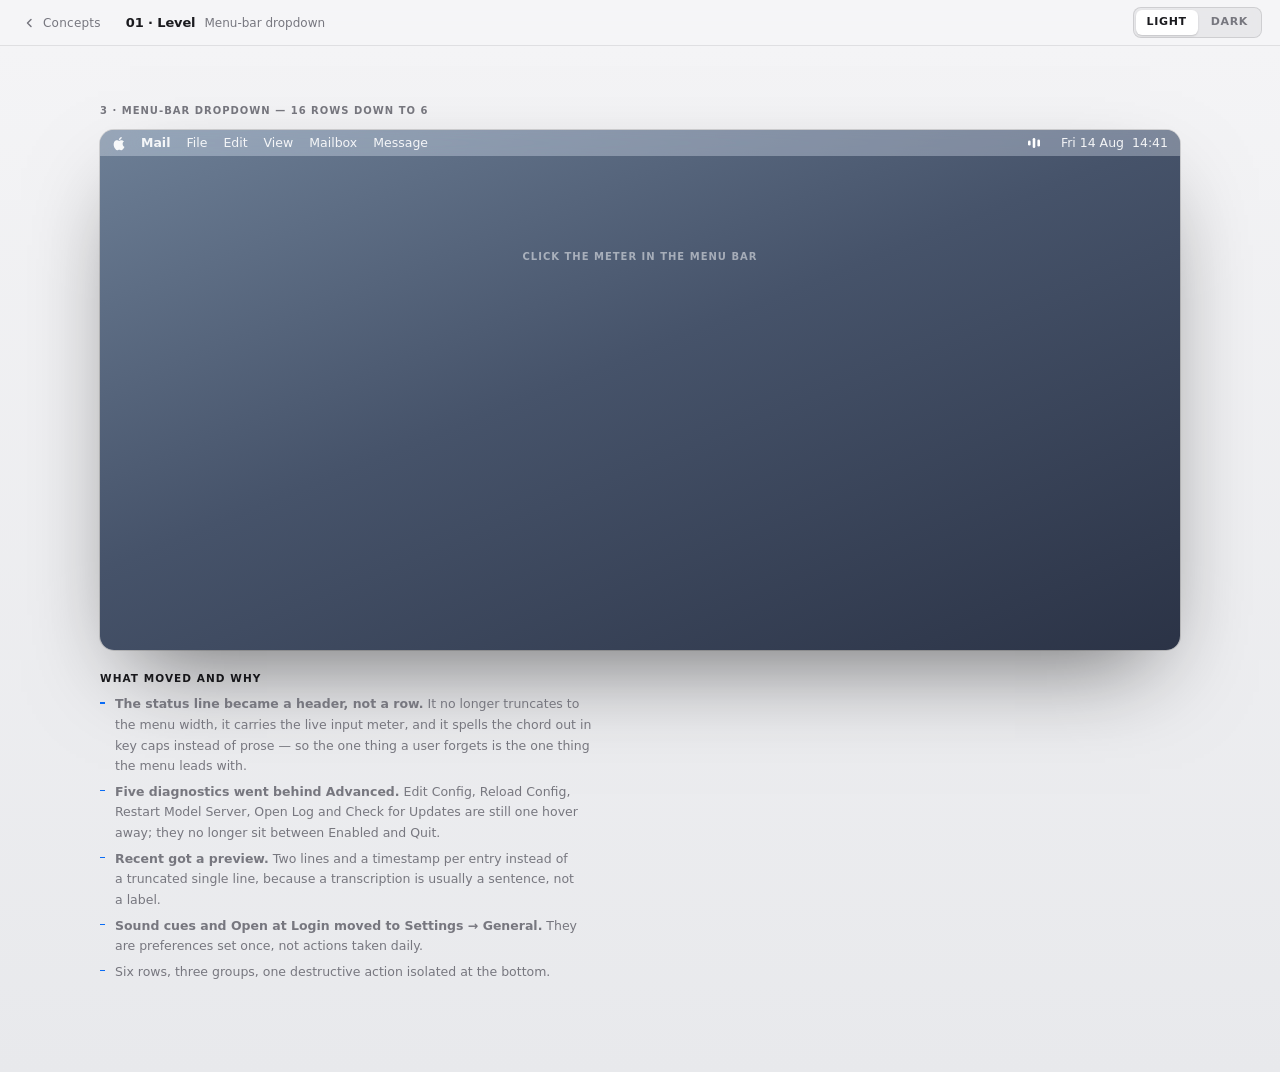
<file: level-handoff/prototype/level-02-menubar.html>
<!doctype html>
<html lang="en" data-appearance="light">
<head>
<meta charset="utf-8">
<meta name="viewport" content="width=device-width, initial-scale=1">
<title>Level · Menu-bar dropdown — shout</title>
<link rel="stylesheet" href="css/base.css">
<link rel="stylesheet" href="css/level.css">
<style>
  /* Status header sits above the first separator — it is not a menu item and
     must not take the selection highlight. */
  .status-head { padding: 11px 11px 12px; display: grid; gap: 9px; }
  .status-head .line { display: flex; align-items: center; gap: 9px; }
  .status-head .state { font-weight: 590; letter-spacing: -0.005em; }
  .status-head .how { display: flex; align-items: center; gap: 5px; color: var(--muted); font-size: 11.5px; }
  .status-head .how .kbd { height: 19px; min-width: 19px; font-size: 11px; }
  .flyout {
    position: absolute; left: 100%; top: 0; margin-left: -4px;
    width: 320px; padding: 5px; border-radius: 9px;
    background: var(--menu-bg); border: 1px solid var(--menu-border);
    box-shadow: 0 22px 50px -12px rgba(0,0,0,.5);
    backdrop-filter: blur(40px) saturate(180%);
    -webkit-backdrop-filter: blur(40px) saturate(180%);
  }
  .flyout .menu-item { align-items: flex-start; }
  .flyout .rtxt {
    display: -webkit-box; -webkit-line-clamp: 2; -webkit-box-orient: vertical;
    overflow: hidden; font-size: 12.5px; line-height: 1.38;
  }
  .flyout .rtime { font-size: 11px; font-variant-numeric: tabular-nums; color: var(--muted); flex: none; width: 38px; padding-top: 1px; }
  .flyout .menu-item:hover .rtime { color: inherit; opacity: .8; }
  .has-sub { position: relative; }
  .toast {
    position: absolute; left: 50%; transform: translateX(-50%);
    bottom: 26px; padding: 7px 14px; border-radius: 8px;
    background: rgba(20,20,24,.86); color: #fff; font-size: 12px;
    backdrop-filter: blur(20px); opacity: 0; transition: opacity .18s ease;
  }
  .toast.on { opacity: 1; }
</style>
</head>
<body>

<header class="pres">
  <a class="home" href="index.html"><svg width="12" height="12" viewBox="0 0 12 12" fill="none" stroke="currentColor" stroke-width="1.5"><path d="M7 2.5 3.5 6 7 9.5" stroke-linecap="round" stroke-linejoin="round"/></svg>Concepts</a>
  <div class="crumb"><b>01 · Level</b><span>Menu-bar dropdown</span></div>
  <div class="spacer"></div>
  <div class="seg" role="group" aria-label="Appearance">
    <button data-set-appearance="light">Light</button>
    <button data-set-appearance="dark">Dark</button>
  </div>
</header>

<main class="stage">
<div class="stage-rail">

<section style="width:min(1080px,100%)">
  <div class="tag">3 · Menu-bar dropdown — 16 rows down to 6</div>

  <div class="desktop" style="min-height:520px">
    <div class="menubar">
      <span class="apple"><svg width="13" height="15" viewBox="0 0 13 15" fill="currentColor"><path d="M10.6 7.9c0-1.6 1.3-2.4 1.4-2.4-.8-1.1-2-1.3-2.4-1.3-1-.1-2 .6-2.5.6s-1.3-.6-2.2-.6c-1.1 0-2.2.7-2.7 1.7-1.2 2-.3 5 .8 6.6.6.8 1.2 1.7 2.1 1.7.9 0 1.2-.5 2.2-.5s1.3.5 2.2.5c.9 0 1.5-.8 2-1.6.7-.9.9-1.8.9-1.9 0 0-1.8-.7-1.8-2.8zM9 3.1c.5-.6.8-1.4.7-2.2-.7 0-1.6.5-2.1 1.1-.4.5-.8 1.3-.7 2.1.8.1 1.6-.4 2.1-1z"/></svg></span>
      <div class="mb-menus"><b>Mail</b><span>File</span><span>Edit</span><span>View</span><span>Mailbox</span><span>Message</span></div>
      <div class="mb-right">
        <div class="mb-status" id="statusItem" role="button" tabindex="0" aria-label="shout">
          <svg width="20" height="20" viewBox="0 0 20 20" fill="currentColor" aria-hidden="true">
            <rect x="4" y="7.5" width="2.6" height="5" rx="1.3"/><rect x="8.7" y="5" width="2.6" height="10" rx="1.3"/><rect x="13.4" y="6.5" width="2.6" height="7" rx="1.3"/>
          </svg>
        </div>
        <span class="mb-clock">Fri 14 Aug&nbsp;&nbsp;14:41</span>
      </div>
    </div>

    <!-- dropdown -->
    <div id="menuPanel" hidden style="position:absolute;top:29px;right:96px;z-index:25">
      <div class="menu">
        <div class="status-head">
          <div class="line">
            <span class="dot ok" id="stDot"></span>
            <span class="state" id="stText">Ready</span>
            <span class="grow"></span>
            <span class="meter" id="menuMeter" aria-hidden="true"></span>
          </div>
          <div class="how" id="stHow">
            Hold <kbd class="kbd">Right ⌥</kbd><kbd class="kbd">Right ⌘</kbd> and speak
          </div>
        </div>
        <div class="menu-sep"></div>

        <div class="menu-item" id="rowEnabled" role="menuitemcheckbox" aria-checked="true">
          <span class="tick" id="tickEnabled">✓</span> Enabled
        </div>

        <div class="menu-item has-sub" data-sub="subRecent">
          <span class="tick"></span> Recent transcriptions
          <span class="trail">▸</span>
          <div class="flyout" id="subRecent" hidden></div>
        </div>

        <div class="menu-sep"></div>
        <div class="menu-item"><span class="tick"></span> Settings &amp; History… <span class="trail">⌘,</span></div>
        <div class="menu-item"><span class="tick"></span> Re-run Setup Check…</div>

        <div class="menu-sep"></div>
        <div class="menu-item has-sub" data-sub="subAdv">
          <span class="tick"></span> Advanced
          <span class="trail">▸</span>
          <div class="flyout" id="subAdv" hidden style="width:240px">
            <div class="menu-item"><span class="tick"></span> Edit Config…</div>
            <div class="menu-item"><span class="tick"></span> Reload Config</div>
            <div class="menu-item"><span class="tick"></span> Restart Model Server</div>
            <div class="menu-sep"></div>
            <div class="menu-item"><span class="tick"></span> Open Log</div>
            <div class="menu-item"><span class="tick"></span> Check for Updates…</div>
          </div>
        </div>

        <div class="menu-sep"></div>
        <div class="menu-item"><span class="tick"></span> Quit shout <span class="trail">⌘Q</span></div>
      </div>
    </div>

    <div style="height:200px;display:grid;place-items:center;color:rgba(255,255,255,.5)" id="hintZone">
      <span class="caps">click the meter in the menu bar</span>
    </div>
    <div class="toast" id="toast">Copied to clipboard</div>
  </div>

  <div class="cap" style="margin-top:20px">
    <h4>What moved and why</h4>
    <ul>
      <li><b>The status line became a header, not a row.</b> It no longer truncates to the menu width, it carries the live input meter, and it spells the chord out in key caps instead of prose — so the one thing a user forgets is the one thing the menu leads with.</li>
      <li><b>Five diagnostics went behind Advanced.</b> Edit Config, Reload Config, Restart Model Server, Open Log and Check for Updates are still one hover away; they no longer sit between Enabled and Quit.</li>
      <li><b>Recent got a preview.</b> Two lines and a timestamp per entry instead of a truncated single line, because a transcription is usually a sentence, not a label.</li>
      <li><b>Sound cues and Open at Login moved to Settings → General.</b> They are preferences set once, not actions taken daily.</li>
      <li>Six rows, three groups, one destructive action isolated at the bottom.</li>
    </ul>
  </div>
</section>

</div>
</main>

<script src="js/shout.js"></script>
<script>
(function () {
  var item = document.getElementById('statusItem');
  var panel = document.getElementById('menuPanel');
  var hint = document.getElementById('hintZone');
  SHOUT.menu(item, panel);
  item.addEventListener('click', function () { hint.style.visibility = panel.hidden ? 'visible' : 'hidden'; });

  /* live meter in the status header */
  var meter = SHOUT.meter(document.getElementById('menuMeter'), { bars: 11, min: 3, max: 15 });
  meter.flat(3);

  /* Recent submenu, built from the shared corpus (skip the ignored press) */
  var sub = document.getElementById('subRecent');
  SHOUT.history.filter(function (h) { return h.text; }).slice(0, 8).forEach(function (h) {
    var row = document.createElement('div');
    row.className = 'menu-item';
    row.innerHTML = '<span class="rtime">' + h.t + '</span><span class="rtxt">' + SHOUT.esc(h.text) + '</span>';
    row.addEventListener('click', function (e) {
      e.stopPropagation();
      SHOUT.copy(h.text);
      var t = document.getElementById('toast');
      t.classList.add('on');
      setTimeout(function () { t.classList.remove('on'); }, 1400);
    });
    sub.appendChild(row);
  });

  /* submenu hover */
  document.querySelectorAll('.has-sub').forEach(function (row) {
    var fly = document.getElementById(row.getAttribute('data-sub'));
    row.addEventListener('mouseenter', function () {
      document.querySelectorAll('.flyout').forEach(function (f) { f.hidden = true; });
      fly.hidden = false;
    });
    row.addEventListener('mouseleave', function (e) {
      if (fly.contains(e.relatedTarget)) return;
      fly.hidden = true;
    });
  });

  /* Enabled toggle drives the header, the way the real state model does */
  var on = true;
  var rowEnabled = document.getElementById('rowEnabled');
  rowEnabled.addEventListener('click', function (e) {
    e.stopPropagation();
    on = !on;
    rowEnabled.setAttribute('aria-checked', String(on));
    document.getElementById('tickEnabled').textContent = on ? '✓' : '';
    document.getElementById('stText').textContent = on ? 'Ready' : 'Disabled';
    document.getElementById('stDot').className = 'dot ' + (on ? 'ok' : 'work');
    document.getElementById('stHow').innerHTML = on
      ? 'Hold <kbd class="kbd">Right ⌥</kbd><kbd class="kbd">Right ⌘</kbd> and speak'
      : 'The shortcut is suspended. shout stays running.';
    document.getElementById('menuMeter').style.opacity = on ? '1' : '.35';
  });
})();
</script>
</body>
</html>
</file>
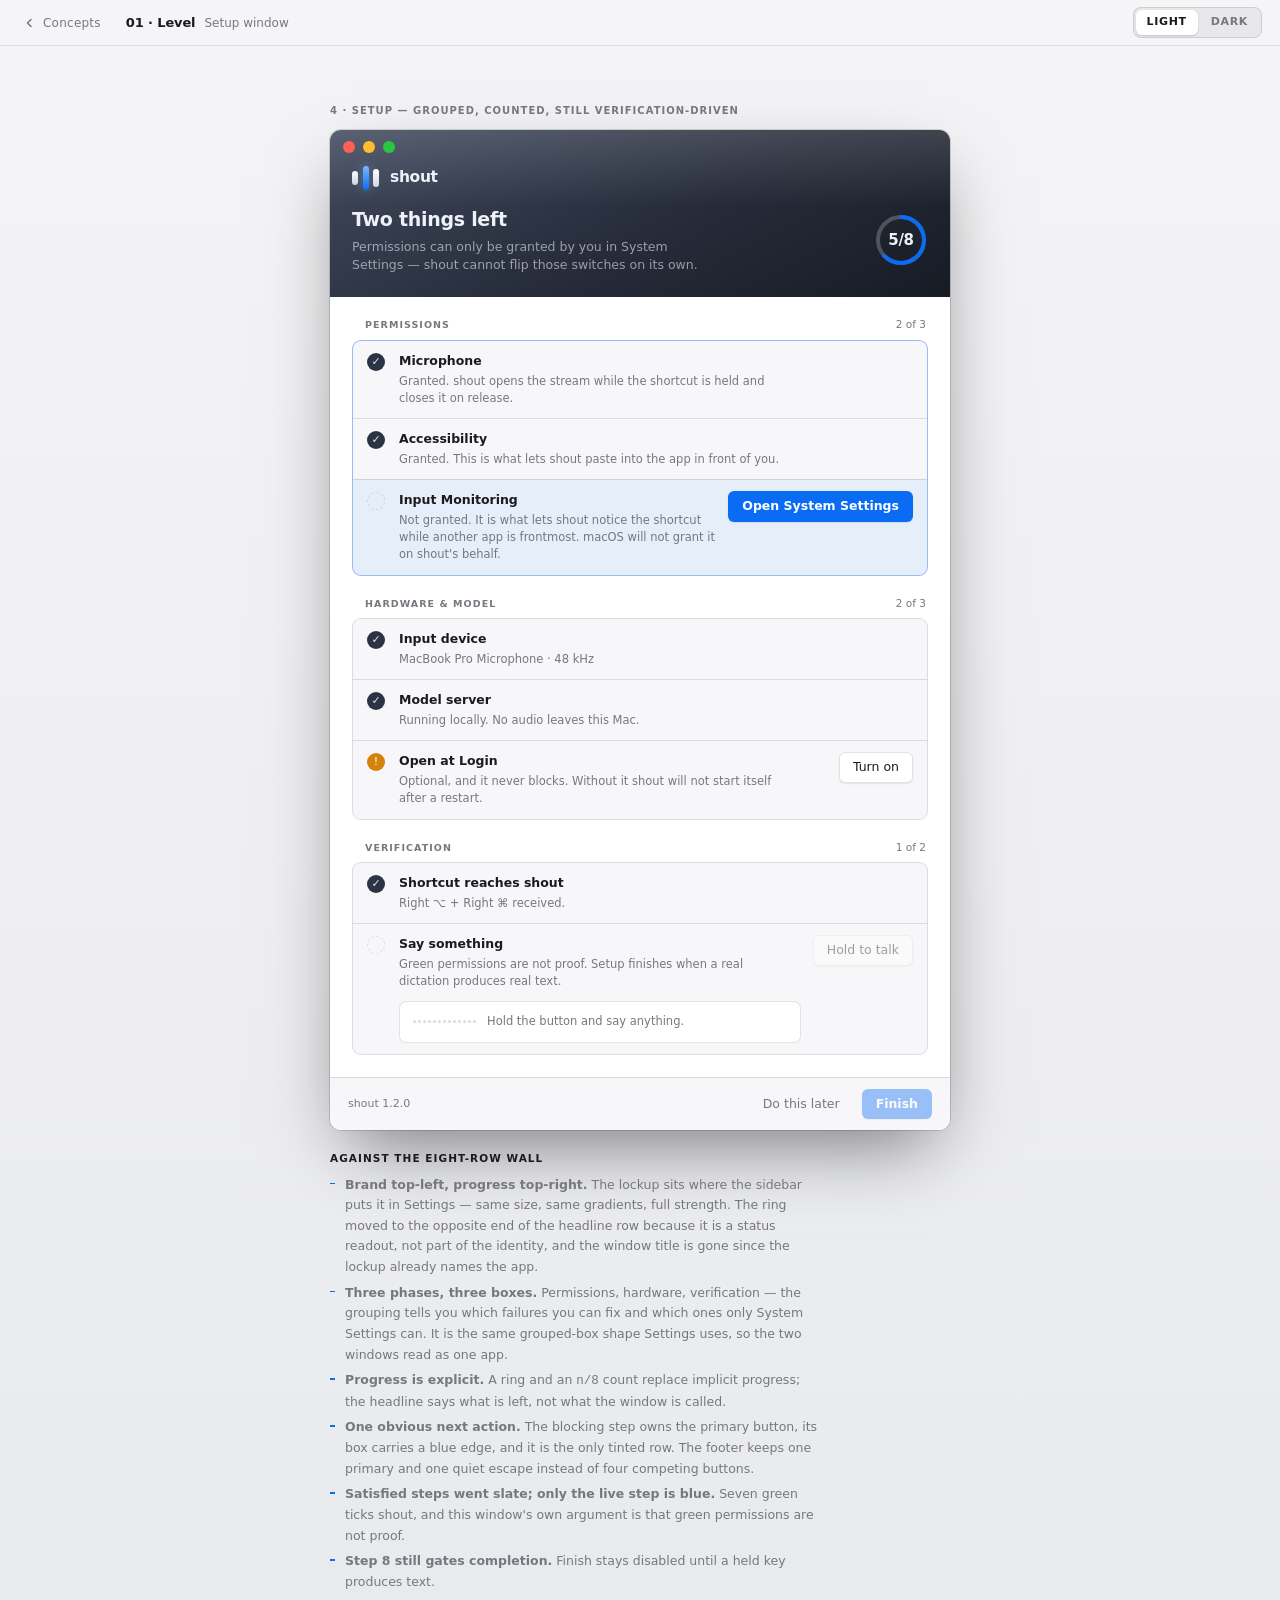
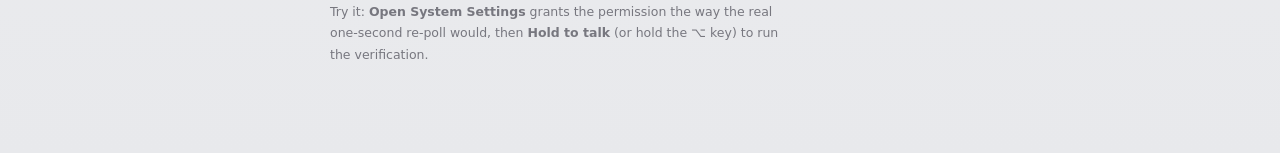
<file: level-handoff/prototype/level-03-setup.html>
<!doctype html>
<html lang="en" data-appearance="light">
<head>
<meta charset="utf-8">
<meta name="viewport" content="width=device-width, initial-scale=1">
<title>Level · Setup — shout</title>
<link rel="stylesheet" href="css/base.css">
<link rel="stylesheet" href="css/level.css">
<style>
  /* Setup is a first-run window, so it keeps a single pane — but it wears the
     same slate header, the same grouped boxes and the same footer as Settings. */
  /* Brand first, at the top-left, exactly where the sidebar puts it in
     Settings. Progress sits on the opposite end of the headline row, because
     it is a status readout and not part of the identity. */
  .setup-head { display: grid; gap: 15px; padding: 2px 22px 22px; }
  .setup-row { display: flex; align-items: center; gap: 22px; }
  .setup-row .ring-wrap { margin-left: auto; flex: none; }
  .setup-head h1 { font-family: var(--font-display); font-size: 19px; font-weight: 590; letter-spacing: -0.015em; }
  .setup-head p { font-size: 12.5px; margin-top: 4px; max-width: 46ch; line-height: 1.5; }
  .setup-body { padding: 20px 22px 22px; display: grid; gap: 20px; }
  .test-out { border: 1px solid var(--border); border-radius: 7px; padding: 11px 13px; background: var(--surface); }
</style>
</head>
<body>

<header class="pres">
  <a class="home" href="index.html"><svg width="12" height="12" viewBox="0 0 12 12" fill="none" stroke="currentColor" stroke-width="1.5"><path d="M7 2.5 3.5 6 7 9.5" stroke-linecap="round" stroke-linejoin="round"/></svg>Concepts</a>
  <div class="crumb"><b>01 · Level</b><span>Setup window</span></div>
  <div class="spacer"></div>
  <div class="seg" role="group" aria-label="Appearance">
    <button data-set-appearance="light">Light</button>
    <button data-set-appearance="dark">Dark</button>
  </div>
</header>

<main class="stage">
<div class="stage-rail">

<section style="width:min(620px,100%)">
  <div class="tag">4 · Setup — grouped, counted, still verification-driven</div>

  <div class="win">

    <div class="band">
      <div class="win-bar" style="height:34px"><div class="tl"><i></i><i></i><i></i></div></div>
      <div class="setup-head">
        <div class="lockup">
          <span class="mark" aria-hidden="true"><i></i><i></i><i></i></span>
          <span class="wordmark">shout</span>
        </div>
        <div class="setup-row">
          <div>
            <h1 id="setupTitle">Two things left</h1>
            <p id="setupSub">Permissions can only be granted by you in System Settings — shout cannot flip those switches on its own.</p>
          </div>
          <div class="ring-wrap">
            <svg class="ring" width="54" height="54" viewBox="0 0 54 54">
              <circle class="track" cx="27" cy="27" r="23" stroke-width="4"/>
              <circle class="fill" id="ringFill" cx="27" cy="27" r="23" stroke-width="4" stroke-dasharray="0 145"/>
            </svg>
            <span class="num" id="ringNum">5/8</span>
          </div>
        </div>
      </div>
    </div>

    <div class="setup-body">

      <div class="grp">
        <div class="phase-head"><h3>Permissions</h3><span class="of" id="ofPerm">2 of 3</span></div>
        <div class="box blocking" id="boxPerm">
          <div class="check">
            <span class="mark-dot done">✓</span>
            <div><b>Microphone</b><div class="why">Granted. shout opens the stream while the shortcut is held and closes it on release.</div></div>
          </div>
          <div class="check">
            <span class="mark-dot done">✓</span>
            <div><b>Accessibility</b><div class="why">Granted. This is what lets shout paste into the app in front of you.</div></div>
          </div>
          <div class="check blocked" id="stepIM">
            <span class="mark-dot todo" id="markIM"></span>
            <div><b>Input Monitoring</b>
              <div class="why">Not granted. It is what lets shout notice the shortcut while another app is frontmost. macOS will not grant it on shout's behalf.</div>
            </div>
            <button class="btn primary" id="btnIM">Open System Settings</button>
          </div>
        </div>
      </div>

      <div class="grp">
        <div class="phase-head"><h3>Hardware &amp; model</h3><span class="of">2 of 3</span></div>
        <div class="box">
          <div class="check">
            <span class="mark-dot done">✓</span>
            <div><b>Input device</b><div class="why">MacBook Pro Microphone · 48 kHz</div></div>
          </div>
          <div class="check">
            <span class="mark-dot done">✓</span>
            <div><b>Model server</b><div class="why">Running locally. No audio leaves this Mac.</div></div>
          </div>
          <div class="check">
            <span class="mark-dot warn">!</span>
            <div><b>Open at Login</b><div class="why">Optional, and it never blocks. Without it shout will not start itself after a restart.</div></div>
            <button class="btn">Turn on</button>
          </div>
        </div>
      </div>

      <div class="grp">
        <div class="phase-head"><h3>Verification</h3><span class="of" id="ofVer">1 of 2</span></div>
        <div class="box">
          <div class="check">
            <span class="mark-dot done">✓</span>
            <div><b>Shortcut reaches shout</b><div class="why">Right ⌥ + Right ⌘ received.</div></div>
          </div>
          <div class="check" id="stepTest">
            <span class="mark-dot todo" id="markTest"></span>
            <div style="min-width:0">
              <b>Say something</b>
              <div class="why">Green permissions are not proof. Setup finishes when a real dictation produces real text.</div>
              <div class="test-out" style="margin-top:10px">
                <div class="row" style="gap:11px">
                  <span class="meter" id="testMeter"></span>
                  <span class="muted" id="testHint" style="font-size:11.5px">Hold the button and say anything.</span>
                </div>
                <div id="testText" style="margin-top:8px;display:none;font-size:13.5px;line-height:1.55"></div>
              </div>
            </div>
            <button class="btn" id="btnTest" disabled>Hold to talk</button>
          </div>
        </div>
      </div>

    </div>

    <div class="pane-foot">
      <span class="ver">shout 1.2.0</span>
      <span class="grow"></span>
      <button class="btn quiet">Do this later</button>
      <button class="btn primary" id="btnDone" disabled>Finish</button>
    </div>
  </div>

  <div class="cap" style="margin-top:20px">
    <h4>Against the eight-row wall</h4>
    <ul>
      <li><b>Brand top-left, progress top-right.</b> The lockup sits where the sidebar puts it in Settings — same size, same gradients, full strength. The ring moved to the opposite end of the headline row because it is a status readout, not part of the identity, and the window title is gone since the lockup already names the app.</li>
      <li><b>Three phases, three boxes.</b> Permissions, hardware, verification — the grouping tells you which failures you can fix and which ones only System Settings can. It is the same grouped-box shape Settings uses, so the two windows read as one app.</li>
      <li><b>Progress is explicit.</b> A ring and an <span class="mono">n/8</span> count replace implicit progress; the headline says what is left, not what the window is called.</li>
      <li><b>One obvious next action.</b> The blocking step owns the primary button, its box carries a blue edge, and it is the only tinted row. The footer keeps one primary and one quiet escape instead of four competing buttons.</li>
      <li><b>Satisfied steps went slate; only the live step is blue.</b> Seven green ticks shout, and this window's own argument is that green permissions are not proof.</li>
      <li><b>Step 8 still gates completion.</b> Finish stays disabled until a held key produces text.</li>
    </ul>
    <p style="margin-top:10px">Try it: <b>Open System Settings</b> grants the permission the way the real one-second re-poll would, then <b>Hold to talk</b> (or hold the <span class="mono">⌥</span> key) to run the verification.</p>
  </div>
</section>

</div>
</main>

<script src="js/shout.js"></script>
<script>
(function () {
  var CIRC = 2 * Math.PI * 23;
  var done = 5;
  function paint() {
    document.getElementById('ringFill').setAttribute('stroke-dasharray', (CIRC * done / 8).toFixed(1) + ' ' + CIRC);
    document.getElementById('ringNum').textContent = done + '/8';
  }
  paint();

  var meter = SHOUT.meter(document.getElementById('testMeter'), { bars: 13, min: 3, max: 16 });
  meter.flat(3);

  /* 1 — permission. The real window re-evaluates every second, so the row
     flips without a relaunch; the delay here stands in for that poll. */
  document.getElementById('btnIM').addEventListener('click', function () {
    var b = this;
    b.disabled = true; b.textContent = 'Waiting…';
    setTimeout(function () {
      var mark = document.getElementById('markIM');
      mark.className = 'mark-dot done'; mark.textContent = '✓';
      var step = document.getElementById('stepIM');
      step.classList.remove('blocked');
      step.querySelector('.why').textContent = 'Granted just now — no relaunch needed.';
      document.getElementById('boxPerm').classList.remove('blocking');
      b.remove();
      document.getElementById('ofPerm').textContent = '3 of 3';
      done = 6; paint();
      document.getElementById('setupTitle').textContent = 'One thing left';
      document.getElementById('setupSub').textContent = 'Everything is wired. Now prove it works by dictating something.';
      var t = document.getElementById('btnTest');
      t.disabled = false; t.classList.add('primary');
      document.getElementById('markTest').className = 'mark-dot live';
    }, 1200);
  });

  /* 2 — the verification dictation */
  var running = false, tId = null;
  var PHRASE = 'Testing shout — this sentence was dictated, not typed.';
  function start() {
    if (document.getElementById('btnTest').disabled || running) return;
    running = true;
    document.getElementById('btnTest').textContent = 'Listening…';
    document.getElementById('testHint').textContent = 'Recording…';
    document.getElementById('testText').style.display = 'none';
    meter.start();
  }
  function end() {
    if (!running) return;
    running = false;
    meter.stop();
    document.getElementById('btnTest').textContent = 'Hold to talk';
    document.getElementById('testHint').textContent = 'Transcribing…';
    clearTimeout(tId);
    tId = setTimeout(function () {
      document.getElementById('testHint').textContent = 'Heard, and pasted into this field:';
      var out = document.getElementById('testText');
      out.style.display = 'block';
      out.textContent = PHRASE;
      var mark = document.getElementById('markTest');
      mark.className = 'mark-dot done'; mark.textContent = '✓';
      document.getElementById('ofVer').textContent = '2 of 2';
      done = 7; paint();
      document.getElementById('setupTitle').textContent = 'shout is ready';
      document.getElementById('setupSub').textContent = 'Open at Login is still off — optional, and it never blocks.';
      document.getElementById('btnDone').disabled = false;
      document.getElementById('btnTest').classList.remove('primary');
    }, 900);
  }
  SHOUT.hold(document.getElementById('btnTest'), start, end);
})();
</script>
</body>
</html>
</file>
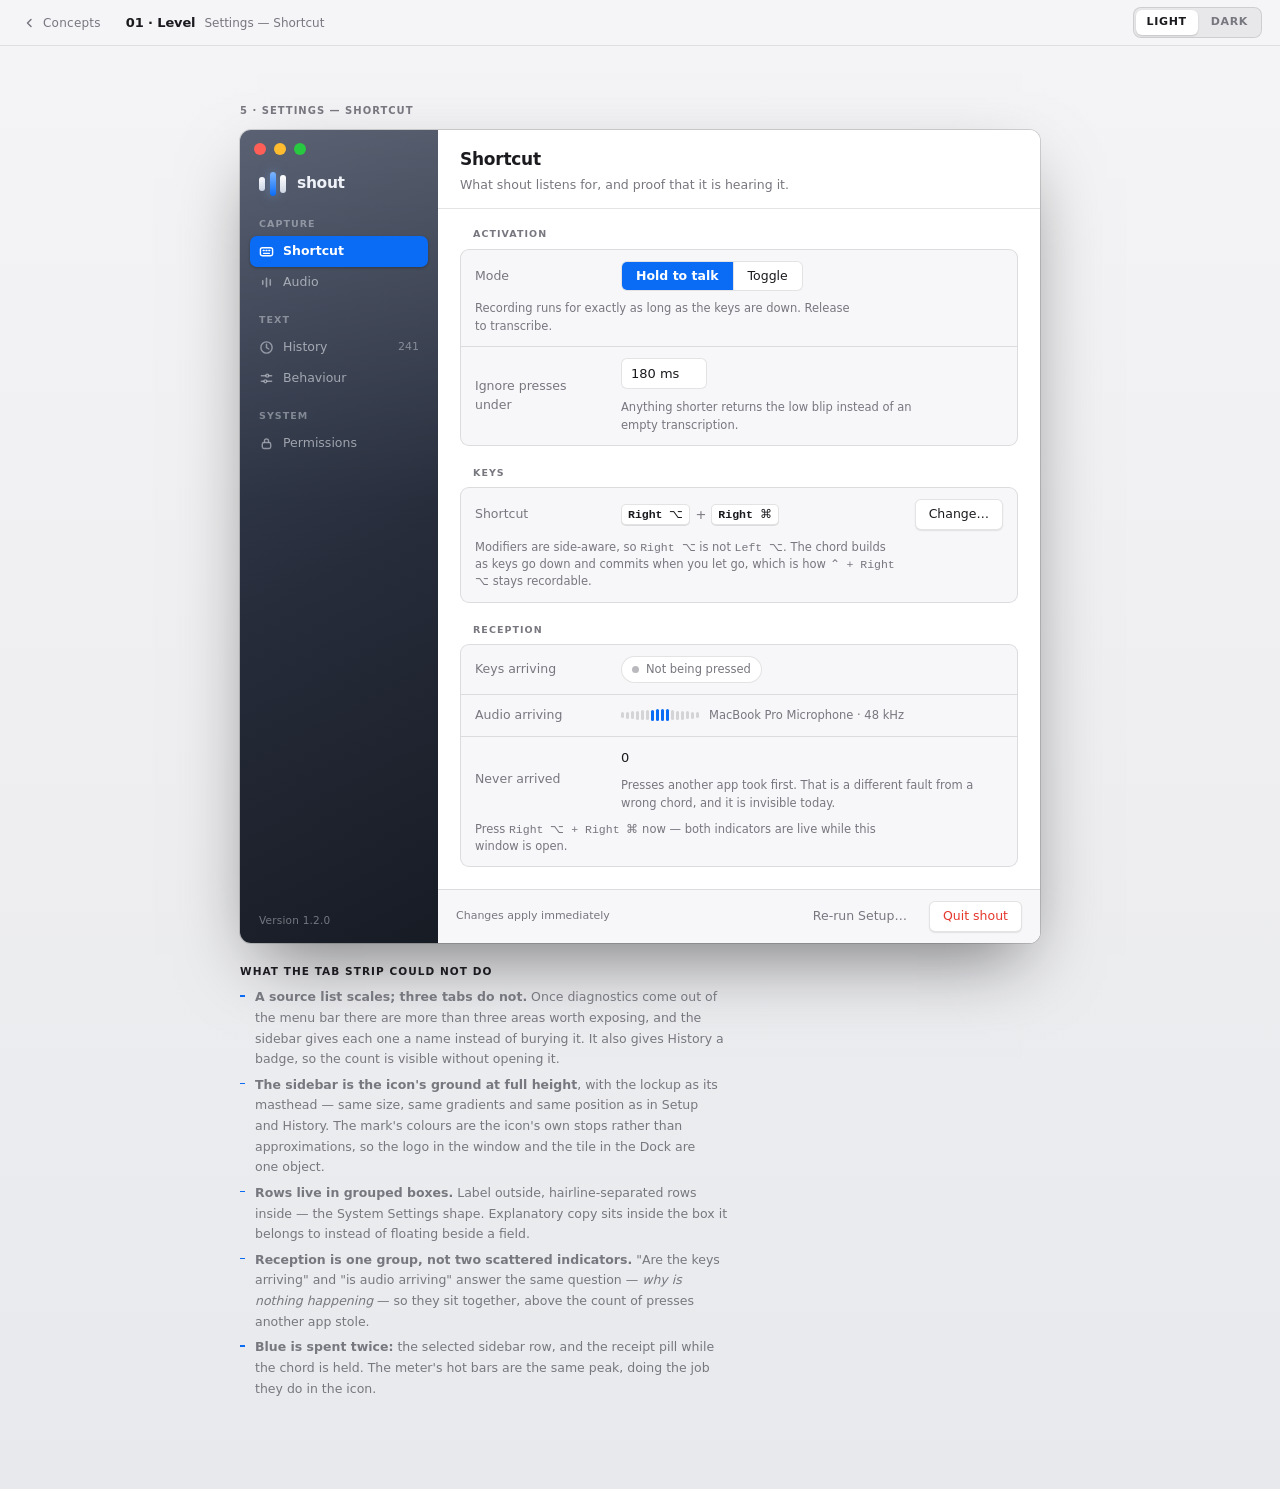
<file: level-handoff/prototype/level-04-settings-shortcut.html>
<!doctype html>
<html lang="en" data-appearance="light">
<head>
<meta charset="utf-8">
<meta name="viewport" content="width=device-width, initial-scale=1">
<title>Level · Settings — Shortcut — shout</title>
<link rel="stylesheet" href="css/base.css">
<link rel="stylesheet" href="css/level.css">
</head>
<body>

<header class="pres">
  <a class="home" href="index.html"><svg width="12" height="12" viewBox="0 0 12 12" fill="none" stroke="currentColor" stroke-width="1.5"><path d="M7 2.5 3.5 6 7 9.5" stroke-linecap="round" stroke-linejoin="round"/></svg>Concepts</a>
  <div class="crumb"><b>01 · Level</b><span>Settings — Shortcut</span></div>
  <div class="spacer"></div>
  <div class="seg" role="group" aria-label="Appearance">
    <button data-set-appearance="light">Light</button>
    <button data-set-appearance="dark">Dark</button>
  </div>
</header>

<main class="stage">
<div class="stage-rail">

<section style="width:min(800px,100%)">
  <div class="tag">5 · Settings — Shortcut</div>

  <div class="win">
    <div class="side-split">

      <!-- ------------------------------------------------ source list --- -->
      <nav class="sidebar band">
        <div class="tl"><i></i><i></i><i></i></div>
        <div class="lockup">
          <span class="mark" aria-hidden="true"><i></i><i></i><i></i></span>
          <span class="wordmark">shout</span>
        </div>

        <div class="sb-head">Capture</div>
        <div class="sb-item" aria-current="page">
          <svg width="15" height="15" viewBox="0 0 16 16" fill="none" stroke="currentColor" stroke-width="1.5"><rect x="1.5" y="4" width="13" height="8.5" rx="2"/><path d="M4.5 7h1M7.5 7h1M10.5 7h1M5 10h6" stroke-linecap="round"/></svg>
          Shortcut
        </div>
        <div class="sb-item">
          <svg width="15" height="15" viewBox="0 0 16 16" fill="none" stroke="currentColor" stroke-width="1.7" stroke-linecap="round"><path d="M4 6.2v3.6M8 3.4v9.2M12 5.2v5.6"/></svg>
          Audio
        </div>

        <div class="sb-head">Text</div>
        <div class="sb-item">
          <svg width="15" height="15" viewBox="0 0 16 16" fill="none" stroke="currentColor" stroke-width="1.5"><circle cx="8" cy="8" r="6"/><path d="M8 4.6V8l2.4 1.6" stroke-linecap="round"/></svg>
          History <span class="badge">241</span>
        </div>
        <div class="sb-item">
          <svg width="15" height="15" viewBox="0 0 16 16" fill="none" stroke="currentColor" stroke-width="1.5"><path d="M2.5 5h4.6M10.5 5h3M2.5 11h2.6M8.5 11h5" stroke-linecap="round"/><circle cx="8.8" cy="5" r="1.5"/><circle cx="6.8" cy="11" r="1.5"/></svg>
          Behaviour
        </div>

        <div class="sb-head">System</div>
        <div class="sb-item">
          <svg width="15" height="15" viewBox="0 0 16 16" fill="none" stroke="currentColor" stroke-width="1.5"><rect x="3.5" y="7" width="9" height="6.4" rx="1.8"/><path d="M5.8 7V5.4a2.2 2.2 0 0 1 4.4 0V7"/></svg>
          Permissions
        </div>
        <div class="sb-version">Version 1.2.0</div>
      </nav>

      <!-- ------------------------------------------------------ pane ---- -->
      <div class="pane">
        <div class="pane-head">
          <div>
            <h2>Shortcut</h2>
            <p>What shout listens for, and proof that it is hearing it.</p>
          </div>
        </div>

        <div class="pane-body">

          <div class="grp">
            <h3>Activation</h3>
            <div class="box">
              <div class="r">
                <label id="lblAct">Mode</label>
                <div class="val">
                  <div class="segmented" role="group" aria-labelledby="lblAct">
                    <button type="button" data-act="hold" aria-pressed="true">Hold to talk</button>
                    <button type="button" data-act="toggle" aria-pressed="false">Toggle</button>
                  </div>
                </div>
              </div>
              <p class="note" id="actHint">Recording runs for exactly as long as the keys are down. Release to transcribe.</p>
              <div class="r">
                <label>Ignore presses under</label>
                <div class="val">
                  <input class="input" type="text" value="180 ms" style="width:86px;font-variant-numeric:tabular-nums" aria-label="Minimum press duration">
                  <span class="hint">Anything shorter returns the low blip instead of an empty transcription.</span>
                </div>
              </div>
            </div>
          </div>

          <div class="grp">
            <h3>Keys</h3>
            <div class="box">
              <div class="r">
                <label>Shortcut</label>
                <div class="val">
                  <span class="chord" id="chordOut"></span>
                  <span class="grow"></span>
                  <button class="btn" id="recBtn" aria-pressed="false">Change…</button>
                </div>
              </div>
              <p class="note">Modifiers are side-aware, so <span class="mono">Right ⌥</span> is not <span class="mono">Left ⌥</span>. The chord builds as keys go down and commits when you let go, which is how <span class="mono">⌃ + Right ⌥</span> stays recordable.</p>
            </div>
          </div>

          <div class="grp">
            <h3>Reception</h3>
            <div class="box">
              <div class="r">
                <label>Keys arriving</label>
                <div class="val">
                  <span class="recv" id="recv" data-live="false"><span class="dot"></span><span id="recvTxt">Not being pressed</span></span>
                </div>
              </div>
              <div class="r">
                <label>Audio arriving</label>
                <div class="val">
                  <span class="meter" id="devMeter" aria-label="Input level"></span>
                  <span class="hint">MacBook Pro Microphone · 48 kHz</span>
                </div>
              </div>
              <div class="r">
                <label>Never arrived</label>
                <div class="val">
                  <span style="font-variant-numeric:tabular-nums" id="cLost">0</span>
                  <span class="hint">Presses another app took first. That is a different fault from a wrong chord, and it is invisible today.</span>
                </div>
              </div>
              <p class="note">Press <span class="mono">Right ⌥ + Right ⌘</span> now — both indicators are live while this window is open.</p>
            </div>
          </div>

        </div>

        <div class="pane-foot">
          <span class="ver">Changes apply immediately</span>
          <span class="grow"></span>
          <button class="btn quiet">Re-run Setup…</button>
          <button class="btn danger">Quit shout</button>
        </div>
      </div>

    </div>
  </div>

  <div class="cap" style="margin-top:20px">
    <h4>What the tab strip could not do</h4>
    <ul>
      <li><b>A source list scales; three tabs do not.</b> Once diagnostics come out of the menu bar there are more than three areas worth exposing, and the sidebar gives each one a name instead of burying it. It also gives History a badge, so the count is visible without opening it.</li>
      <li><b>The sidebar is the icon's ground at full height</b>, with the lockup as its masthead — same size, same gradients and same position as in Setup and History. The mark's colours are the icon's own stops rather than approximations, so the logo in the window and the tile in the Dock are one object.</li>
      <li><b>Rows live in grouped boxes.</b> Label outside, hairline-separated rows inside — the System Settings shape. Explanatory copy sits inside the box it belongs to instead of floating beside a field.</li>
      <li><b>Reception is one group, not two scattered indicators.</b> "Are the keys arriving" and "is audio arriving" answer the same question — <em>why is nothing happening</em> — so they sit together, above the count of presses another app stole.</li>
      <li><b>Blue is spent twice:</b> the selected sidebar row, and the receipt pill while the chord is held. The meter's hot bars are the same peak, doing the job they do in the icon.</li>
    </ul>
  </div>
</section>

</div>
</main>

<script src="js/shout.js"></script>
<script>
(function () {
  /* activation mode */
  document.querySelectorAll('[data-act]').forEach(function (b) {
    b.addEventListener('click', function () {
      document.querySelectorAll('[data-act]').forEach(function (o) { o.setAttribute('aria-pressed', String(o === b)); });
      document.getElementById('actHint').textContent = b.dataset.act === 'hold'
        ? 'Recording runs for exactly as long as the keys are down. Release to transcribe.'
        : 'Press once to start, once more to stop. Useful for long dictation; easier to leave running by mistake.';
    });
  });

  /* shortcut recorder */
  var out = document.getElementById('chordOut');
  var chord = ['Right ⌥', 'Right ⌘'];
  var rec = SHOUT.recorder(document.getElementById('recBtn'), out, function (keys) {
    chord = keys.length ? keys : chord;
    rec.paint(chord, false);
  });
  rec.paint(chord, false);

  /* live receipt — lights the moment shout receives exactly this chord */
  var held = Object.create(null);
  function label(e) {
    var S = { Meta: '⌘', Control: '⌃', Alt: '⌥', Shift: '⇧' }, c = e.code || '';
    if (S[e.key]) return (/Left$/.test(c) ? 'Left ' : (/Right$/.test(c) ? 'Right ' : '')) + S[e.key];
    return e.key === ' ' ? 'Space' : (e.key && e.key.length === 1 ? e.key.toUpperCase() : e.key);
  }
  function refresh() {
    var live = chord.length && chord.every(function (k) { return held[k]; });
    document.getElementById('recv').setAttribute('data-live', String(!!live));
    document.getElementById('recvTxt').textContent = live ? 'shout is receiving this' : 'Not being pressed';
  }
  document.addEventListener('keydown', function (e) { held[label(e)] = true; refresh(); });
  document.addEventListener('keyup', function (e) { delete held[label(e)]; refresh(); });
  window.addEventListener('blur', function () { held = Object.create(null); refresh(); });

  SHOUT.meter(document.getElementById('devMeter'), { bars: 16, min: 3, max: 17 }).start();
})();
</script>
</body>
</html>
</file>
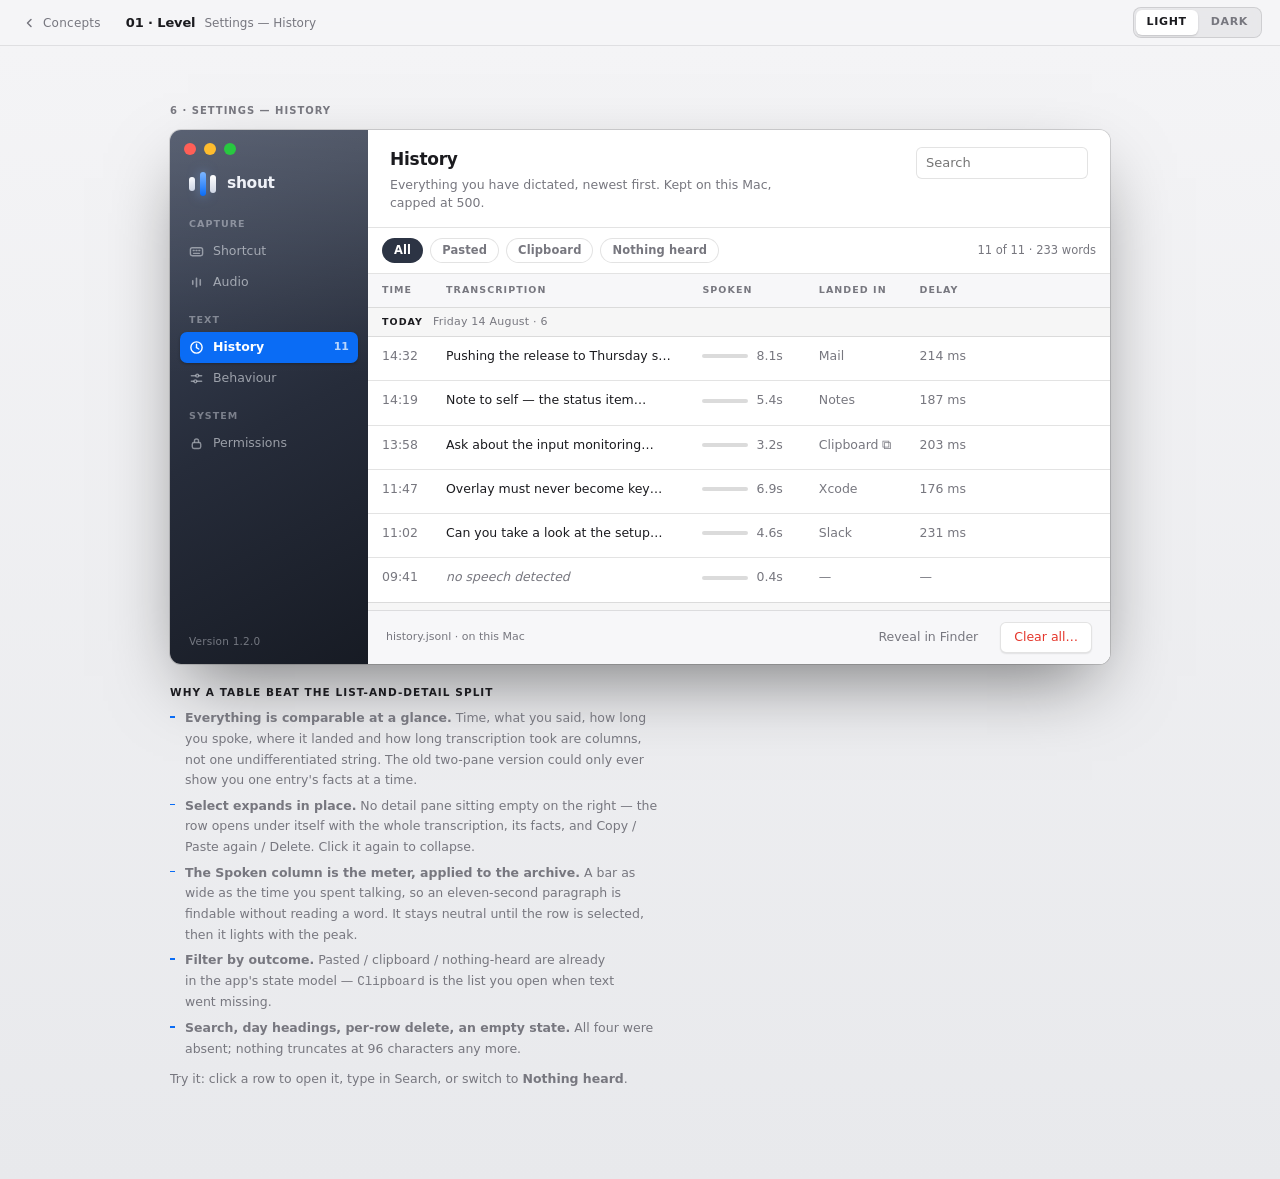
<file: level-handoff/prototype/level-05-settings-history.html>
<!doctype html>
<html lang="en" data-appearance="light">
<head>
<meta charset="utf-8">
<meta name="viewport" content="width=device-width, initial-scale=1">
<title>Level · Settings — History — shout</title>
<link rel="stylesheet" href="css/base.css">
<link rel="stylesheet" href="css/level.css">
</head>
<body>

<header class="pres">
  <a class="home" href="index.html"><svg width="12" height="12" viewBox="0 0 12 12" fill="none" stroke="currentColor" stroke-width="1.5"><path d="M7 2.5 3.5 6 7 9.5" stroke-linecap="round" stroke-linejoin="round"/></svg>Concepts</a>
  <div class="crumb"><b>01 · Level</b><span>Settings — History</span></div>
  <div class="spacer"></div>
  <div class="seg" role="group" aria-label="Appearance">
    <button data-set-appearance="light">Light</button>
    <button data-set-appearance="dark">Dark</button>
  </div>
</header>

<main class="stage">
<div class="stage-rail">

<section style="width:min(940px,100%)">
  <div class="tag">6 · Settings — History</div>

  <div class="win">
    <div class="side-split">

      <nav class="sidebar band">
        <div class="tl"><i></i><i></i><i></i></div>
        <div class="lockup">
          <span class="mark" aria-hidden="true"><i></i><i></i><i></i></span>
          <span class="wordmark">shout</span>
        </div>

        <div class="sb-head">Capture</div>
        <div class="sb-item">
          <svg width="15" height="15" viewBox="0 0 16 16" fill="none" stroke="currentColor" stroke-width="1.5"><rect x="1.5" y="4" width="13" height="8.5" rx="2"/><path d="M4.5 7h1M7.5 7h1M10.5 7h1M5 10h6" stroke-linecap="round"/></svg>
          Shortcut
        </div>
        <div class="sb-item">
          <svg width="15" height="15" viewBox="0 0 16 16" fill="none" stroke="currentColor" stroke-width="1.7" stroke-linecap="round"><path d="M4 6.2v3.6M8 3.4v9.2M12 5.2v5.6"/></svg>
          Audio
        </div>

        <div class="sb-head">Text</div>
        <div class="sb-item" aria-current="page">
          <svg width="15" height="15" viewBox="0 0 16 16" fill="none" stroke="currentColor" stroke-width="1.5"><circle cx="8" cy="8" r="6"/><path d="M8 4.6V8l2.4 1.6" stroke-linecap="round"/></svg>
          History <span class="badge" id="sbCount">241</span>
        </div>
        <div class="sb-item">
          <svg width="15" height="15" viewBox="0 0 16 16" fill="none" stroke="currentColor" stroke-width="1.5"><path d="M2.5 5h4.6M10.5 5h3M2.5 11h2.6M8.5 11h5" stroke-linecap="round"/><circle cx="8.8" cy="5" r="1.5"/><circle cx="6.8" cy="11" r="1.5"/></svg>
          Behaviour
        </div>

        <div class="sb-head">System</div>
        <div class="sb-item">
          <svg width="15" height="15" viewBox="0 0 16 16" fill="none" stroke="currentColor" stroke-width="1.5"><rect x="3.5" y="7" width="9" height="6.4" rx="1.8"/><path d="M5.8 7V5.4a2.2 2.2 0 0 1 4.4 0V7"/></svg>
          Permissions
        </div>
        <div class="sb-version">Version 1.2.0</div>
      </nav>

      <div class="pane">
        <div class="pane-head">
          <div>
            <h2>History</h2>
            <p>Everything you have dictated, newest first. Kept on this Mac, capped at 500.</p>
          </div>
          <div class="right">
            <input class="input" id="q" type="search" placeholder="Search" aria-label="Search transcriptions" style="width:172px">
          </div>
        </div>

        <div class="filterbar">
          <div class="chips">
            <button class="chip" data-f="all" aria-pressed="true">All</button>
            <button class="chip" data-f="pasted" aria-pressed="false">Pasted</button>
            <button class="chip" data-f="clipboard" aria-pressed="false">Clipboard</button>
            <button class="chip" data-f="ignored" aria-pressed="false">Nothing heard</button>
          </div>
          <span class="grow"></span>
          <span class="hint" id="summary">—</span>
        </div>

        <div class="tbl-wrap">
          <table class="tbl">
            <thead><tr>
              <th style="width:58px">Time</th>
              <th>Transcription</th>
              <th style="width:106px">Spoken</th>
              <th style="width:92px">Landed in</th>
              <th style="width:66px">Delay</th>
              <th style="width:112px"></th>
            </tr></thead>
            <tbody id="rows"></tbody>
          </table>
        </div>

        <div class="pane-foot">
          <span class="ver">history.jsonl · on this Mac</span>
          <span class="grow"></span>
          <button class="btn quiet">Reveal in Finder</button>
          <button class="btn danger">Clear all…</button>
        </div>
      </div>

    </div>
  </div>

  <div class="cap" style="margin-top:20px">
    <h4>Why a table beat the list-and-detail split</h4>
    <ul>
      <li><b>Everything is comparable at a glance.</b> Time, what you said, how long you spoke, where it landed and how long transcription took are columns, not one undifferentiated string. The old two-pane version could only ever show you one entry's facts at a time.</li>
      <li><b>Select expands in place.</b> No detail pane sitting empty on the right — the row opens under itself with the whole transcription, its facts, and Copy / Paste again / Delete. Click it again to collapse.</li>
      <li><b>The Spoken column is the meter, applied to the archive.</b> A bar as wide as the time you spent talking, so an eleven-second paragraph is findable without reading a word. It stays neutral until the row is selected, then it lights with the peak.</li>
      <li><b>Filter by outcome.</b> Pasted / clipboard / nothing-heard are already in the app's state model — <span class="mono">Clipboard</span> is the list you open when text went missing.</li>
      <li><b>Search, day headings, per-row delete, an empty state.</b> All four were absent; nothing truncates at 96 characters any more.</li>
    </ul>
    <p style="margin-top:10px">Try it: click a row to open it, type in Search, or switch to <b>Nothing heard</b>.</p>
  </div>
</section>

</div>
</main>

<script src="js/shout.js"></script>
<script>
(function () {
  var data = SHOUT.history.map(function (h, i) { return Object.assign({ id: i }, h); });
  var filter = 'all', sel = -1;
  var rows = document.getElementById('rows');
  var q = document.getElementById('q');
  var MAXSEC = 12; /* the bar's full width — the longest dictation we keep in view */

  var OUT = {
    pasted: 'Pasted into the focused field',
    clipboard: 'Nothing could receive it — put on the clipboard',
    ignored: 'Ignored — the press was too short to contain speech'
  };

  function visible() {
    var s = q.value.trim().toLowerCase();
    return data.filter(function (h) {
      if (filter !== 'all' && h.out !== filter) return false;
      if (!s) return true;
      return h.text.toLowerCase().indexOf(s) > -1;
    });
  }

  function spokenCell(h) {
    if (!h.sec) return '<span class="c-num">—</span>';
    var pct = Math.max(6, Math.min(100, (h.sec / MAXSEC) * 100));
    return '<span class="spoken"><span class="track"><span class="fill" style="width:' + pct.toFixed(0) + '%"></span></span>' +
           '<span class="c-num">' + h.sec.toFixed(1) + 's</span></span>';
  }

  function render() {
    var list = visible();
    rows.innerHTML = '';
    document.getElementById('sbCount').textContent = data.length;
    document.getElementById('summary').textContent =
      list.length + ' of ' + data.length + ' · ' +
      list.reduce(function (a, h) { return a + SHOUT.words(h.text); }, 0) + ' words';

    if (!list.length) {
      rows.innerHTML = '<tr><td colspan="6"><div class="empty"><b>' +
        (q.value.trim() ? 'No matches' : 'Nothing here yet') + '</b><span>' +
        (q.value.trim()
          ? 'Nothing you have dictated contains that. Search looks at the words, not the app they landed in.'
          : 'Hold Right ⌥ + Right ⌘ anywhere and speak. What you say will appear here.') +
        '</span></div></td></tr>';
      return;
    }

    var lastDay = null;
    list.forEach(function (h) {
      if (h.day !== lastDay) {
        lastDay = h.day;
        var n = list.filter(function (r) { return r.day === h.day; }).length;
        var d = document.createElement('tr');
        d.className = 'day';
        d.innerHTML = '<td colspan="6"><div class="inner">' + SHOUT.esc(h.day) +
          '<span>' + SHOUT.esc(h.date) + ' · ' + n + '</span></div></td>';
        rows.appendChild(d);
      }

      var tr = document.createElement('tr');
      tr.className = 'entry';
      tr.setAttribute('aria-selected', String(h.id === sel));
      tr.innerHTML =
        '<td class="c-time">' + h.t + '</td>' +
        '<td class="c-txt">' + (h.text
          ? '<span class="clip">' + SHOUT.esc(h.text) + '</span>'
          : '<span class="none">no speech detected</span>') + '</td>' +
        '<td>' + spokenCell(h) + '</td>' +
        '<td class="c-num">' + (h.out === 'clipboard' ? 'Clipboard ⧉' : (h.out === 'ignored' ? '—' : SHOUT.esc(h.app))) + '</td>' +
        '<td class="c-num">' + (h.ms ? h.ms + ' ms' : '—') + '</td>' +
        '<td><span class="rowacts">' + (h.text ? '<button data-cp>Copy</button>' : '') +
          '<button data-del>Delete</button></span></td>';

      tr.addEventListener('click', function (e) {
        if (e.target.hasAttribute('data-cp')) { SHOUT.copy(h.text, e.target); return; }
        if (e.target.hasAttribute('data-del')) {
          data = data.filter(function (r) { return r.id !== h.id; });
          if (sel === h.id) sel = -1;
          render(); return;
        }
        sel = (sel === h.id) ? -1 : h.id;
        render();
      });
      rows.appendChild(tr);

      if (h.id === sel) {
        var det = document.createElement('tr');
        det.className = 'detail';
        det.innerHTML = '<td colspan="6"><div class="expand">' +
          (h.text ? '<div class="body">' + SHOUT.esc(h.text) + '</div>' : '') +
          '<div class="facts">' +
            '<div><dt>Landed in</dt><dd>' + (h.out === 'clipboard' ? 'Clipboard ⧉' : (h.out === 'ignored' ? '—' : SHOUT.esc(h.app))) + '</dd></div>' +
            '<div><dt>Spoken</dt><dd>' + h.sec.toFixed(1) + ' s</dd></div>' +
            '<div><dt>Words</dt><dd>' + (SHOUT.words(h.text) || '—') + '</dd></div>' +
            '<div><dt>Key-up to text</dt><dd>' + (h.ms ? h.ms + ' ms' : '—') + '</dd></div>' +
            '<div style="margin-left:auto;align-self:center">' +
              (h.text ? '<button class="btn" data-cp2>Copy</button> <button class="btn quiet" data-paste>Paste again</button>' : '') +
            '</div>' +
          '</div>' +
          '<p class="hint">' + OUT[h.out] + '. Transcribed on this Mac.</p>' +
        '</div></td>';
        det.addEventListener('click', function (e) {
          if (e.target.hasAttribute('data-cp2')) { SHOUT.copy(h.text, e.target); }
          if (e.target.hasAttribute('data-paste')) {
            SHOUT.copy(h.text);
            e.target.textContent = 'Sent';
            setTimeout(function () { e.target.textContent = 'Paste again'; }, 1300);
          }
        });
        rows.appendChild(det);
      }
    });
  }

  q.addEventListener('input', render);
  document.querySelectorAll('.chip').forEach(function (b) {
    b.addEventListener('click', function () {
      filter = b.dataset.f;
      document.querySelectorAll('.chip').forEach(function (o) { o.setAttribute('aria-pressed', String(o === b)); });
      sel = -1;
      render();
    });
  });
  render();
})();
</script>
</body>
</html>
</file>
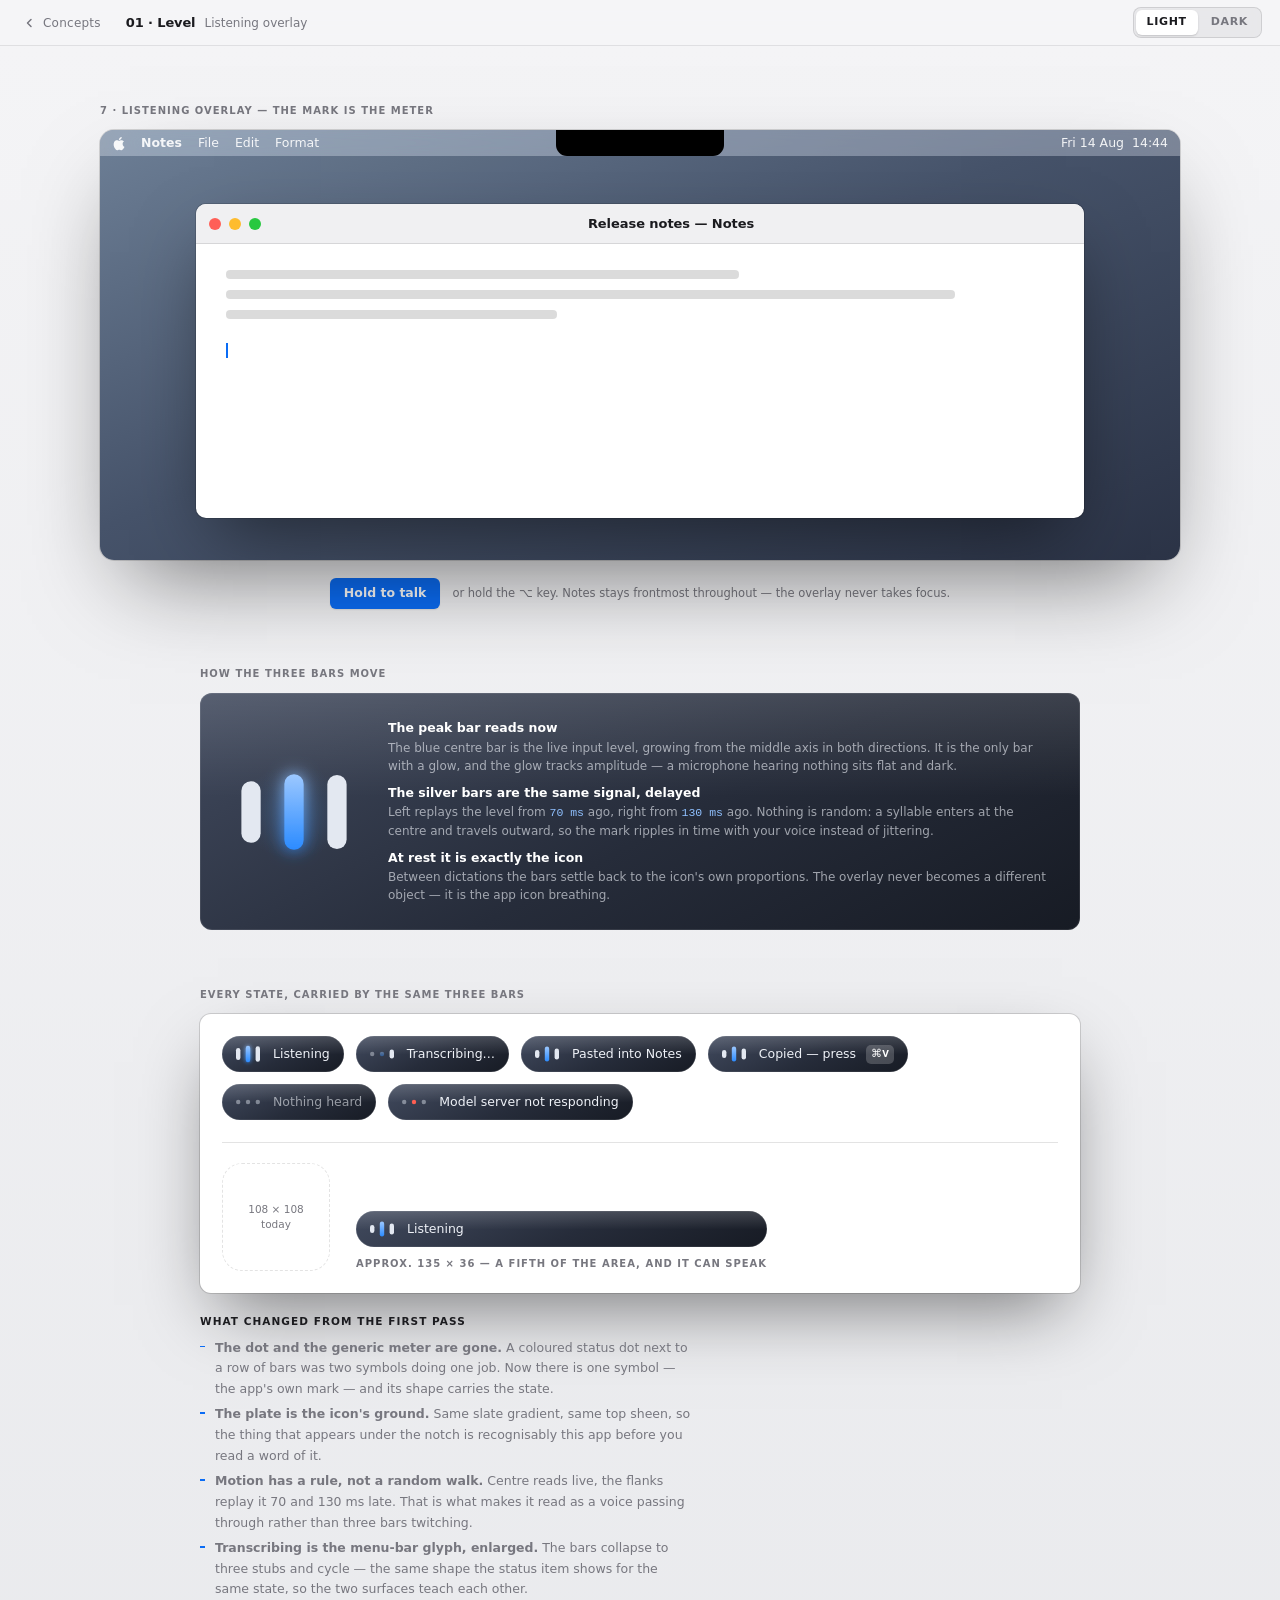
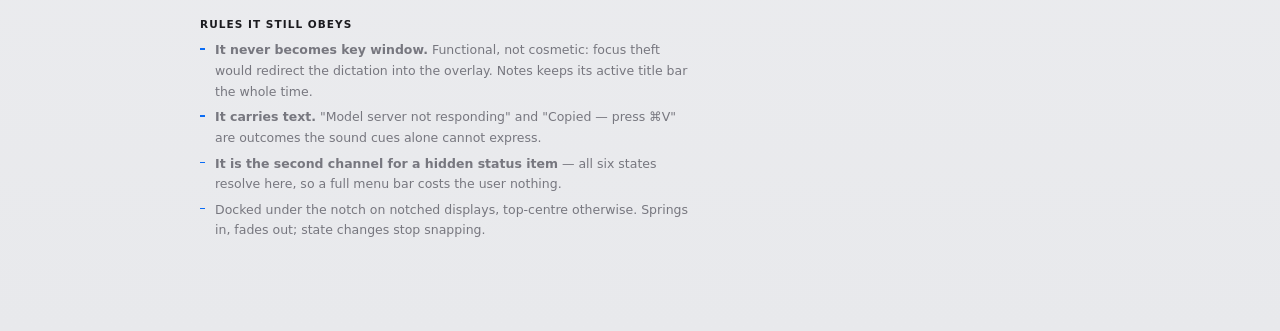
<file: level-handoff/prototype/level-06-overlay.html>
<!doctype html>
<html lang="en" data-appearance="light">
<head>
<meta charset="utf-8">
<meta name="viewport" content="width=device-width, initial-scale=1">
<title>Level · Listening overlay — shout</title>
<link rel="stylesheet" href="css/base.css">
<link rel="stylesheet" href="css/level.css">
<style>
  /* ------------------------------------------------------------------------
     The overlay is the icon, alive. Same slate ground, same top sheen, same
     three bars — except here the bars are driven by the microphone, so the
     mark that identifies the app is also the instrument that reports it.
     ------------------------------------------------------------------------ */
  .hud {
    position: absolute; top: 33px; left: 50%;
    transform: translate(-50%, -7px) scale(.9);
    opacity: 0; pointer-events: none; z-index: 40;
    display: inline-flex; align-items: center; gap: 10px;
    padding: 5px 14px 5px 11px; border-radius: 999px;
    background: var(--band);
    color: var(--band-fg);
    font-size: 12.5px; font-weight: 510; letter-spacing: -0.005em;
    box-shadow: 0 16px 36px -10px rgba(0,0,0,.62), inset 0 0 0 .5px rgba(255,255,255,.16);
    transition: opacity .17s ease, transform .28s cubic-bezier(.2,1.35,.4,1);
    /* deliberately not overflow:hidden — the peak bar's glow reaches past the
       plate edge, and clipping it flattens the one piece of light in the mark */
  }
  .hud::after {
    content: ""; position: absolute; inset: 0; pointer-events: none; border-radius: inherit;
    background: linear-gradient(180deg, rgba(255,255,255,.16), rgba(255,255,255,0) 52%);
  }
  .hud > * { position: relative; z-index: 1; }
  .hud.on { opacity: 1; transform: translate(-50%, 0) scale(1); }
  .hud .lbl { white-space: nowrap; }
  .hud .sub { color: var(--band-muted); }

  /* the mark */
  .mk { display: block; flex: none; overflow: visible; }
  .mk .b { fill: #e3e8f1; }

  /* study panel */
  .study {
    display: grid; grid-template-columns: auto 1fr; gap: 28px; align-items: center;
    background: var(--band); border-radius: 12px; padding: 26px 28px; position: relative;
    box-shadow: inset 0 0 0 1px rgba(255,255,255,.09);
    overflow: hidden;
  }
  .study::after {
    content: ""; position: absolute; inset: 0; pointer-events: none; border-radius: inherit;
    background: linear-gradient(180deg, rgba(255,255,255,.12), rgba(255,255,255,0) 44%);
  }
  .study > * { position: relative; z-index: 1; }
  .study dl { display: grid; gap: 9px; }
  .study dt { color: #fff; font-size: 12.5px; font-weight: 550; }
  .study dd { color: rgba(238,241,247,.62); font-size: 12px; line-height: 1.5; margin-top: 1px; }
  .study .lag { color: #8fc0ff; font-family: var(--font-mono); font-size: 11.5px; }

  .appwin { position: absolute; left: 96px; top: 74px; right: 96px; bottom: 42px; border-radius: 10px; overflow: hidden; }
  .doc { padding: 26px 30px; height: 100%; }
  .doc .ln { height: 9px; border-radius: 4px; background: var(--meter-idle); margin-bottom: 11px; }
  .caret { display: inline-block; width: 1.5px; height: 15px; background: var(--peak-solid); vertical-align: -3px; animation: blink 1.05s steps(1) infinite; }
  @keyframes blink { 50% { opacity: 0 } }

  .specimens { display: flex; flex-wrap: wrap; gap: 12px; align-items: center; }
  .spec {
    display: inline-flex; align-items: center; gap: 10px; position: relative;
    padding: 5px 14px 5px 11px; border-radius: 999px;
    background: var(--band); color: var(--band-fg);
    font-size: 12.5px; font-weight: 510;
    box-shadow: inset 0 0 0 .5px rgba(255,255,255,.16);
  }
  .spec::after {
    content: ""; position: absolute; inset: 0; pointer-events: none; border-radius: inherit;
    background: linear-gradient(180deg, rgba(255,255,255,.16), rgba(255,255,255,0) 52%);
  }
  .spec > * { position: relative; z-index: 1; }
  .spec .sub { color: var(--band-muted); }
  .spec kbd {
    background: rgba(255,255,255,.2); border: 0; color: #fff; box-shadow: none;
    min-width: 19px; height: 19px; border-radius: 5px; display: inline-flex;
    align-items: center; justify-content: center; font-size: 11px; font-weight: 550; padding: 0 5px;
  }
  .sizes { display: flex; align-items: flex-end; gap: 26px; }
  .oldsize { width: 108px; height: 108px; border-radius: 20px; border: 1.5px dashed var(--border); display: grid; place-items: center; color: var(--muted); font-size: 10.5px; text-align: center; }
</style>
</head>
<body>

<header class="pres">
  <a class="home" href="index.html"><svg width="12" height="12" viewBox="0 0 12 12" fill="none" stroke="currentColor" stroke-width="1.5"><path d="M7 2.5 3.5 6 7 9.5" stroke-linecap="round" stroke-linejoin="round"/></svg>Concepts</a>
  <div class="crumb"><b>01 · Level</b><span>Listening overlay</span></div>
  <div class="spacer"></div>
  <div class="seg" role="group" aria-label="Appearance">
    <button data-set-appearance="light">Light</button>
    <button data-set-appearance="dark">Dark</button>
  </div>
</header>

<!-- shared paint for every mark on the page -->
<svg width="0" height="0" style="position:absolute" aria-hidden="true"><defs>
  <linearGradient id="pk" x1="0" y1="0" x2="0" y2="1">
    <stop offset="0" stop-color="#9cc8ff"/><stop offset="1" stop-color="#2b8bff"/>
  </linearGradient>
  <radialGradient id="hl">
    <stop offset="0" stop-color="#4da3ff" stop-opacity=".95"/>
    <stop offset="1" stop-color="#4da3ff" stop-opacity="0"/>
  </radialGradient>
  <filter id="gl" x="-160%" y="-160%" width="420%" height="420%">
    <feGaussianBlur stdDeviation="2" result="b"/>
    <feMerge><feMergeNode in="b"/><feMergeNode in="SourceGraphic"/></feMerge>
  </filter>
</defs></svg>

<main class="stage">
<div class="stage-rail">

<section style="width:min(1080px,100%)">
  <div class="tag">7 · Listening overlay — the mark is the meter</div>

  <div class="desktop" style="min-height:430px;position:relative">
    <div class="notch"></div>
    <div class="menubar">
      <span class="apple"><svg width="13" height="15" viewBox="0 0 13 15" fill="currentColor"><path d="M10.6 7.9c0-1.6 1.3-2.4 1.4-2.4-.8-1.1-2-1.3-2.4-1.3-1-.1-2 .6-2.5.6s-1.3-.6-2.2-.6c-1.1 0-2.2.7-2.7 1.7-1.2 2-.3 5 .8 6.6.6.8 1.2 1.7 2.1 1.7.9 0 1.2-.5 2.2-.5s1.3.5 2.2.5c.9 0 1.5-.8 2-1.6.7-.9.9-1.8.9-1.9 0 0-1.8-.7-1.8-2.8zM9 3.1c.5-.6.8-1.4.7-2.2-.7 0-1.6.5-2.1 1.1-.4.5-.8 1.3-.7 2.1.8.1 1.6-.4 2.1-1z"/></svg></span>
      <div class="mb-menus"><b>Notes</b><span>File</span><span>Edit</span><span>Format</span></div>
      <div class="mb-right"><span class="mb-clock">Fri 14 Aug&nbsp;&nbsp;14:44</span></div>
    </div>

    <div class="hud" id="hud" role="status" aria-live="polite">
      <svg class="mk" id="hudMark" viewBox="0 0 30 26" width="30" height="26">
        <ellipse data-halo cx="15" cy="13" rx="10" ry="9" fill="url(#hl)" opacity="0"/>
        <rect class="b" data-bar x="3"    y="9"   width="4.4" height="8"  rx="2.2"/>
        <rect      data-bar x="12.8" y="5.5" width="4.4" height="15" rx="2.2" fill="url(#pk)" filter="url(#gl)"/>
        <rect class="b" data-bar x="22.6" y="7.5" width="4.4" height="11" rx="2.2"/>
      </svg>
      <span class="lbl" id="hudLbl">Listening</span>
    </div>

    <div class="win appwin">
      <div class="win-bar"><div class="tl"><i></i><i></i><i></i></div>
        <div class="win-bar-inner"><div class="win-title">Release notes — Notes</div></div></div>
      <div class="doc">
        <div class="ln" style="width:62%"></div>
        <div class="ln" style="width:88%"></div>
        <div class="ln" style="width:40%;margin-bottom:20px"></div>
        <div id="docText" style="font-size:14px;line-height:1.6;min-height:44px"><span class="caret"></span></div>
      </div>
    </div>
  </div>

  <div class="row" style="margin-top:18px;gap:12px;justify-content:center">
    <button class="btn primary" id="talk">Hold to talk</button>
    <span class="hint">or hold the <span class="mono">⌥</span> key. Notes stays frontmost throughout — the overlay never takes focus.</span>
  </div>
</section>

<!-- ------------------------------------------------------ the mark study -- -->
<section style="width:min(880px,100%)">
  <div class="tag">How the three bars move</div>

  <div class="study">
    <svg class="mk" id="studyMark" viewBox="0 0 30 26" width="132" height="114">
      <ellipse data-halo cx="15" cy="13" rx="10" ry="9" fill="url(#hl)" opacity="0"/>
      <rect class="b" data-bar x="3"    y="9"   width="4.4" height="8"  rx="2.2"/>
      <rect      data-bar x="12.8" y="5.5" width="4.4" height="15" rx="2.2" fill="url(#pk)" filter="url(#gl)"/>
      <rect class="b" data-bar x="22.6" y="7.5" width="4.4" height="11" rx="2.2"/>
    </svg>
    <dl>
      <div><dt>The peak bar reads now</dt>
        <dd>The blue centre bar is the live input level, growing from the middle axis in both directions. It is the only bar with a glow, and the glow tracks amplitude — a microphone hearing nothing sits flat and dark.</dd></div>
      <div><dt>The silver bars are the same signal, delayed</dt>
        <dd>Left replays the level from <span class="lag">70&nbsp;ms</span> ago, right from <span class="lag">130&nbsp;ms</span> ago. Nothing is random: a syllable enters at the centre and travels outward, so the mark ripples in time with your voice instead of jittering.</dd></div>
      <div><dt>At rest it is exactly the icon</dt>
        <dd>Between dictations the bars settle back to the icon's own proportions. The overlay never becomes a different object — it is the app icon breathing.</dd></div>
    </dl>
  </div>
</section>

<section style="width:min(880px,100%)">
  <div class="tag">Every state, carried by the same three bars</div>
  <div class="win"><div class="win-body" style="display:grid;gap:22px">
    <div class="specimens">
      <span class="spec">
        <svg class="mk" id="sp1" viewBox="0 0 30 26" width="30" height="26">
          <ellipse data-halo cx="15" cy="13" rx="10" ry="9" fill="url(#hl)" opacity="0"/>
          <rect class="b" data-bar x="3" y="9" width="4.4" height="8" rx="2.2"/>
          <rect data-bar x="12.8" y="5.5" width="4.4" height="15" rx="2.2" fill="url(#pk)" filter="url(#gl)"/>
          <rect class="b" data-bar x="22.6" y="7.5" width="4.4" height="11" rx="2.2"/>
        </svg>Listening</span>

      <span class="spec">
        <svg class="mk" id="sp2" viewBox="0 0 30 26" width="30" height="26">
          <rect class="b" data-bar x="3" y="10.8" width="4.4" height="4.4" rx="2.2"/>
          <rect data-bar x="12.8" y="10.8" width="4.4" height="4.4" rx="2.2" fill="url(#pk)"/>
          <rect class="b" data-bar x="22.6" y="10.8" width="4.4" height="4.4" rx="2.2"/>
        </svg>Transcribing…</span>

      <span class="spec">
        <svg class="mk" viewBox="0 0 30 26" width="30" height="26">
          <rect class="b" x="3" y="9" width="4.4" height="8" rx="2.2"/>
          <rect x="12.8" y="5.5" width="4.4" height="15" rx="2.2" fill="url(#pk)"/>
          <rect class="b" x="22.6" y="7.5" width="4.4" height="11" rx="2.2"/>
        </svg>Pasted into Notes</span>

      <span class="spec">
        <svg class="mk" viewBox="0 0 30 26" width="30" height="26">
          <rect class="b" x="3" y="9" width="4.4" height="8" rx="2.2"/>
          <rect x="12.8" y="5.5" width="4.4" height="15" rx="2.2" fill="url(#pk)"/>
          <rect class="b" x="22.6" y="7.5" width="4.4" height="11" rx="2.2"/>
        </svg>Copied — press <kbd>⌘V</kbd></span>

      <span class="spec">
        <svg class="mk" viewBox="0 0 30 26" width="30" height="26" opacity=".45">
          <rect class="b" x="3" y="10.8" width="4.4" height="4.4" rx="2.2"/>
          <rect class="b" x="12.8" y="10.8" width="4.4" height="4.4" rx="2.2"/>
          <rect class="b" x="22.6" y="10.8" width="4.4" height="4.4" rx="2.2"/>
        </svg><span class="sub">Nothing heard</span></span>

      <span class="spec">
        <svg class="mk" viewBox="0 0 30 26" width="30" height="26">
          <rect class="b" x="3" y="10.8" width="4.4" height="4.4" rx="2.2" opacity=".45"/>
          <rect x="12.8" y="10.8" width="4.4" height="4.4" rx="2.2" fill="#ff5f52"/>
          <rect class="b" x="22.6" y="10.8" width="4.4" height="4.4" rx="2.2" opacity=".45"/>
        </svg>Model server not responding</span>
    </div>

    <div class="sizes" style="border-top:1px solid var(--border);padding-top:20px">
      <div class="oldsize">108 × 108<br>today</div>
      <div style="display:grid;gap:9px">
        <span class="spec" style="align-self:flex-start">
          <svg class="mk" viewBox="0 0 30 26" width="30" height="26">
            <rect class="b" x="3" y="9" width="4.4" height="8" rx="2.2"/>
            <rect x="12.8" y="5.5" width="4.4" height="15" rx="2.2" fill="url(#pk)"/>
            <rect class="b" x="22.6" y="7.5" width="4.4" height="11" rx="2.2"/>
          </svg>Listening</span>
        <span class="caps muted">approx. 135 × 36 — a fifth of the area, and it can speak</span>
      </div>
    </div>
  </div></div>

  <div class="cap" style="margin-top:20px">
    <h4>What changed from the first pass</h4>
    <ul>
      <li><b>The dot and the generic meter are gone.</b> A coloured status dot next to a row of bars was two symbols doing one job. Now there is one symbol — the app's own mark — and its shape carries the state.</li>
      <li><b>The plate is the icon's ground.</b> Same slate gradient, same top sheen, so the thing that appears under the notch is recognisably this app before you read a word of it.</li>
      <li><b>Motion has a rule, not a random walk.</b> Centre reads live, the flanks replay it 70 and 130&nbsp;ms late. That is what makes it read as a voice passing through rather than three bars twitching.</li>
      <li><b>Transcribing is the menu-bar glyph, enlarged.</b> The bars collapse to three stubs and cycle — the same shape the status item shows for the same state, so the two surfaces teach each other.</li>
    </ul>
    <h4 style="margin-top:16px">Rules it still obeys</h4>
    <ul>
      <li><b>It never becomes key window.</b> Functional, not cosmetic: focus theft would redirect the dictation into the overlay. Notes keeps its active title bar the whole time.</li>
      <li><b>It carries text.</b> "Model server not responding" and "Copied — press ⌘V" are outcomes the sound cues alone cannot express.</li>
      <li><b>It is the second channel for a hidden status item</b> — all six states resolve here, so a full menu bar costs the user nothing.</li>
      <li>Docked under the notch on notched displays, top-centre otherwise. Springs in, fades out; state changes stop snapping.</li>
    </ul>
  </div>
</section>

</div>
</main>

<script src="js/shout.js"></script>
<script>
/* ==========================================================================
   MarkMeter — drives the three bars of the app mark from an input envelope.
   Bars grow from the centre axis. The centre bar reads the current level; the
   outer two replay the same envelope a few frames late, so a syllable travels
   outward through the mark instead of all three jumping together.
   ========================================================================== */
function MarkMeter(svg, opts) {
  opts = opts || {};
  var bars = svg.querySelectorAll('[data-bar]');
  var halo = svg.querySelector('[data-halo]');
  var REST = [8, 15, 11];        // the icon's own proportions
  var STUB = 4.4;                // transcribing
  var MAX  = opts.max || 24;
  var MID  = 13;
  var LAG_L = 4, LAG_R = 8;      // frames ≈ 70 ms / 130 ms at 60 fps

  var hist = [], i;
  for (i = 0; i < 16; i++) hist.push(0);
  var hi = 0, t = 0, env = 0, target = 0, cyc = 0, flash = 0;
  var mode = opts.mode || 'rest';

  function set(n, h, op) {
    var b = bars[n];
    b.setAttribute('height', h.toFixed(2));
    b.setAttribute('y', (MID - h / 2).toFixed(2));
    if (op != null) b.setAttribute('opacity', op);
  }
  function past(lag) { return hist[(hi - lag + hist.length * 2) % hist.length]; }

  function frame() {
    if (mode === 'rec') {
      t += 0.05;
      if (Math.random() < 0.10) target = Math.random();
      env += (target - env) * 0.17;
      var speech = Math.max(0, Math.sin(t * 1.9) * 0.42 + Math.sin(t * 0.7) * 0.32 + 0.34);
      var e = Math.max(0, Math.min(1, env * speech));
      hi = (hi + 1) % hist.length;
      hist[hi] = e;
      set(0, REST[0] + (MAX - REST[0]) * past(LAG_L), 1);
      set(1, REST[1] + (MAX - REST[1]) * e, 1);
      set(2, REST[2] + (MAX - REST[2]) * past(LAG_R), 1);
      if (halo) {
        halo.setAttribute('rx', (9 + e * 14).toFixed(1));
        halo.setAttribute('ry', (8 + e * 11).toFixed(1));
        halo.setAttribute('opacity', (0.08 + e * 0.36).toFixed(3));
      }
    } else if (mode === 'work') {
      cyc += 0.055;
      var on = Math.floor(cyc) % 3;
      for (var n = 0; n < 3; n++) set(n, n === on ? 9 : STUB, n === on ? 1 : 0.42);
      if (halo) halo.setAttribute('opacity', '0.05');
    } else {
      for (var m = 0; m < 3; m++) {
        var cur = parseFloat(bars[m].getAttribute('height')) || REST[m];
        set(m, cur + (REST[m] - cur) * 0.18, 1);
      }
      if (halo) {
        var o = parseFloat(halo.getAttribute('opacity')) || 0;
        halo.setAttribute('opacity', (o + (flash - o) * 0.14).toFixed(3));
      }
    }
    requestAnimationFrame(frame);
  }
  frame();

  return {
    rec:  function () { mode = 'rec'; env = 0; target = 0.75; },
    work: function () { mode = 'work'; cyc = 0; },
    rest: function (pulse) {
      mode = 'rest';
      if (pulse) { flash = 0.3; setTimeout(function () { flash = 0; }, 380); }
      else flash = 0;
    }
  };
}

(function () {
  var hud = document.getElementById('hud');
  var lbl = document.getElementById('hudLbl');
  var doc = document.getElementById('docText');
  var mark = MarkMeter(document.getElementById('hudMark'));
  var phase = 'idle', timer = null;
  var LINE = 'Pushing the release to Thursday so QA gets a full day with the notarized build.';

  /* study + first specimen run continuously so the motion is readable */
  MarkMeter(document.getElementById('studyMark'), { mode: 'rec' });
  MarkMeter(document.getElementById('sp1'), { mode: 'rec' });
  MarkMeter(document.getElementById('sp2'), { mode: 'work' });

  function start() {
    if (phase !== 'idle') return;
    phase = 'rec';
    clearTimeout(timer);
    doc.innerHTML = '<span class="caret"></span>';
    lbl.textContent = 'Listening';
    hud.classList.add('on');
    mark.rec();
  }

  function end() {
    if (phase !== 'rec') return;
    phase = 'work';
    lbl.textContent = 'Transcribing…';
    mark.work();
    timer = setTimeout(function () {
      phase = 'done';
      lbl.textContent = 'Pasted into Notes';
      mark.rest(true);
      var i = 0;
      (function type() {
        doc.innerHTML = SHOUT.esc(LINE.slice(0, i)) + '<span class="caret"></span>';
        if (i++ < LINE.length) setTimeout(type, 14);
      })();
      timer = setTimeout(function () { hud.classList.remove('on'); phase = 'idle'; }, 1600);
    }, 850);
  }

  SHOUT.hold(document.getElementById('talk'), start, end);
})();
</script>
</body>
</html>
</file>
<file: level-handoff/prototype/css/base.css>
/* ==========================================================================
   shout — shared chassis
   Geometry, chrome and control skeletons only. Every colour, typeface and
   radius arrives from the concept sheet loaded *after* this file.
   ========================================================================== */

*, *::before, *::after { box-sizing: border-box; margin: 0; padding: 0; }
html { color-scheme: light dark; }
body {
  min-height: 100%;
  font-family: var(--font-ui);
  font-size: 13px;
  line-height: 1.5;
  background: var(--page);
  color: var(--fg);
  -webkit-font-smoothing: antialiased;
  -moz-osx-font-smoothing: grayscale;
  text-wrap: pretty;
}
a { color: inherit; }
button, input, select, textarea { font: inherit; color: inherit; }

/* --------------------------------------------------------------------------
   Presentation bar — sits outside every app frame. Navigation + the
   light/dark switch (Austin asked to see both appearances), nothing else.
   -------------------------------------------------------------------------- */
.pres {
  position: sticky; top: 0; z-index: 40;
  display: flex; align-items: center; gap: 16px;
  height: 46px; padding: 0 18px;
  background: var(--pres-bg);
  border-bottom: 1px solid var(--pres-border);
  backdrop-filter: saturate(180%) blur(20px);
  -webkit-backdrop-filter: saturate(180%) blur(20px);
}
.pres .home {
  display: inline-flex; align-items: center; gap: 7px;
  text-decoration: none; color: var(--muted);
  font-size: 12px; letter-spacing: 0.02em;
  padding: 5px 9px 5px 6px; border-radius: 7px;
}
.pres .home:hover { color: var(--fg); background: var(--hover); }
.pres .crumb { display: flex; align-items: baseline; gap: 9px; min-width: 0; }
.pres .crumb b { font-weight: 590; letter-spacing: -0.01em; }
.pres .crumb span { color: var(--muted); font-size: 12px; }
.pres .spacer { flex: 1; }

.seg {
  display: inline-flex; padding: 2px; gap: 2px;
  background: var(--seg-bg); border-radius: 8px;
  border: 1px solid var(--border);
}
.seg button {
  border: 0; background: transparent; cursor: pointer;
  padding: 4px 11px; border-radius: 6px;
  font-size: 11px; font-weight: 550; letter-spacing: 0.06em;
  text-transform: uppercase; color: var(--muted);
}
.seg button[aria-pressed="true"] {
  background: var(--seg-on); color: var(--fg);
  box-shadow: 0 1px 2px rgba(0,0,0,.16);
}

/* --------------------------------------------------------------------------
   Stage + caption
   -------------------------------------------------------------------------- */
.stage {
  display: flex; flex-direction: column; align-items: center;
  gap: 30px; padding: 54px 24px 90px;
  min-height: calc(100vh - 46px);
  background: var(--stage);
}
.stage-rail { display: flex; flex-direction: column; align-items: center; gap: 54px; width: 100%; }
.cap {
  max-width: 62ch; color: var(--muted); font-size: 12.5px; line-height: 1.65;
}
.cap h4 {
  font-size: 10.5px; font-weight: 600; letter-spacing: 0.1em;
  text-transform: uppercase; color: var(--fg); margin-bottom: 7px;
}
.cap ul { list-style: none; display: grid; gap: 5px; }
.cap li { padding-left: 15px; position: relative; }
.cap li::before {
  content: ""; position: absolute; left: 0; top: 8px;
  width: 5px; height: 1.5px; background: var(--accent);
}
.tag {
  display: inline-block; font-size: 10px; font-weight: 600;
  letter-spacing: 0.1em; text-transform: uppercase;
  color: var(--muted); margin-bottom: 12px;
}

/* --------------------------------------------------------------------------
   macOS desktop + menu bar strip
   -------------------------------------------------------------------------- */
.desktop {
  position: relative; width: min(1080px, 100%);
  border-radius: 14px; overflow: hidden;
  background: var(--wallpaper);
  box-shadow: 0 40px 90px -30px rgba(0,0,0,.55), 0 0 0 1px var(--win-hairline);
}
.desktop.tall { min-height: 620px; }
.menubar {
  display: flex; align-items: center; height: 26px; padding: 0 12px;
  background: var(--menubar-bg); color: var(--menubar-fg);
  font-size: 12.5px; font-weight: 500;
  backdrop-filter: blur(24px) saturate(160%);
  -webkit-backdrop-filter: blur(24px) saturate(160%);
  position: relative; z-index: 20;
}
.menubar .apple { margin-right: 16px; opacity: .92; display: flex; }
.mb-menus { display: flex; gap: 16px; opacity: .9; }
.mb-menus b { font-weight: 600; }
.mb-right { margin-left: auto; display: flex; align-items: center; gap: 15px; }
.mb-right .glyph { display: flex; opacity: .9; }
.mb-status {
  display: flex; align-items: center; justify-content: center;
  width: 24px; height: 22px; border-radius: 4px; cursor: pointer;
}
.mb-status.open { background: var(--menubar-sel); }
.mb-clock { font-variant-numeric: tabular-nums; opacity: .9; }

/* Notch — used on the overlay sheets */
.notch {
  position: absolute; top: 0; left: 50%; transform: translateX(-50%);
  width: 168px; height: 26px; background: #000;
  border-radius: 0 0 11px 11px; z-index: 30;
}

/* --------------------------------------------------------------------------
   Window chrome
   -------------------------------------------------------------------------- */
.win {
  background: var(--surface);
  border-radius: var(--radius-win, 11px);
  overflow: hidden;
  box-shadow: 0 30px 70px -18px rgba(0,0,0,.5), 0 0 0 1px var(--win-hairline);
}
.win.float { position: absolute; }
.win-bar {
  display: flex; align-items: center; gap: 10px;
  height: 40px; padding: 0 13px;
  background: var(--titlebar); border-bottom: 1px solid var(--border);
}
.tl { display: flex; gap: 8px; }
.tl i { width: 12px; height: 12px; border-radius: 50%; display: block; }
.tl i:nth-child(1) { background: #ff5f57; }
.tl i:nth-child(2) { background: #febc2e; }
.tl i:nth-child(3) { background: #28c840; }
.win-title {
  position: absolute; left: 0; right: 0; text-align: center;
  font-size: 13px; font-weight: 590; pointer-events: none;
  letter-spacing: -0.005em;
}
.win-bar-inner { position: relative; flex: 1; display: flex; align-items: center; }
.win-body { padding: 22px; }
.win-foot {
  display: flex; align-items: center; gap: 8px;
  padding: 12px 16px; border-top: 1px solid var(--border);
  background: var(--footer);
}
.win-foot .ver { color: var(--muted); font-size: 11px; font-variant-numeric: tabular-nums; }
.grow { flex: 1; }

/* --------------------------------------------------------------------------
   Controls
   -------------------------------------------------------------------------- */
.btn {
  border: 1px solid var(--border); background: var(--ctl);
  border-radius: var(--radius-ctl, 6px);
  padding: 5px 13px; font-size: 12.5px; font-weight: 510;
  cursor: pointer; box-shadow: 0 1px 1.5px rgba(0,0,0,.09);
  transition: transform .08s ease, filter .12s ease;
}
.btn:hover { filter: brightness(1.05); }
.btn:active { transform: translateY(1px); }
.btn.primary {
  background: var(--accent); color: var(--accent-fg);
  border-color: transparent; font-weight: 550;
}
.btn.quiet { background: transparent; border-color: transparent; box-shadow: none; color: var(--muted); }
.btn.quiet:hover { color: var(--fg); background: var(--hover); }
.btn.danger { color: var(--record); }
.btn[disabled] { opacity: .4; cursor: default; }

.field { display: grid; grid-template-columns: 132px 1fr; gap: 14px; align-items: start; padding: 13px 0; }
.field > label { text-align: right; color: var(--muted); padding-top: 5px; font-size: 12.5px; }
.field .ctl-col { display: grid; gap: 7px; min-width: 0; }
.hint { color: var(--muted); font-size: 11.5px; line-height: 1.5; }

.select, .input {
  background: var(--ctl); border: 1px solid var(--border);
  border-radius: var(--radius-ctl, 6px); padding: 5px 9px; width: 100%;
}
.input:focus-visible, .select:focus-visible {
  outline: 2px solid color-mix(in oklch, var(--accent) 55%, transparent);
  outline-offset: 1px;
}

.segmented { display: inline-flex; border: 1px solid var(--border); border-radius: var(--radius-ctl, 6px); overflow: hidden; background: var(--ctl); }
.segmented button { border: 0; background: transparent; padding: 5px 14px; font-size: 12.5px; cursor: pointer; }
.segmented button + button { border-left: 1px solid var(--border); }
.segmented button[aria-pressed="true"] { background: var(--accent); color: var(--accent-fg); font-weight: 550; }

.switch {
  --w: 38px; position: relative; width: var(--w); height: 22px; flex: none;
  border-radius: 999px; border: 0; cursor: pointer;
  background: var(--switch-off); transition: background .18s ease;
}
.switch::after {
  content: ""; position: absolute; top: 2px; left: 2px;
  width: 18px; height: 18px; border-radius: 50%; background: #fff;
  box-shadow: 0 1px 3px rgba(0,0,0,.3); transition: transform .18s cubic-bezier(.3,1.4,.5,1);
}
.switch[aria-checked="true"] { background: var(--accent); }
.switch[aria-checked="true"]::after { transform: translateX(16px); }

.kbd {
  display: inline-flex; align-items: center; justify-content: center;
  min-width: 21px; height: 21px; padding: 0 6px;
  border-radius: 5px; border: 1px solid var(--border);
  background: var(--ctl); font-size: 11.5px; font-weight: 550;
  box-shadow: 0 1px 0 var(--border);
}

/* --------------------------------------------------------------------------
   Menu-bar dropdown skeleton
   -------------------------------------------------------------------------- */
.menu {
  width: 286px; padding: 5px; border-radius: 9px;
  background: var(--menu-bg); border: 1px solid var(--menu-border);
  box-shadow: 0 22px 50px -12px rgba(0,0,0,.5);
  backdrop-filter: blur(40px) saturate(180%);
  -webkit-backdrop-filter: blur(40px) saturate(180%);
}
.menu-item {
  display: flex; align-items: center; gap: 9px;
  padding: 5px 9px; border-radius: 5px; font-size: 13px; cursor: default;
}
.menu-item:hover { background: var(--accent); color: var(--accent-fg); }
.menu-item .tick { width: 12px; flex: none; opacity: .85; }
.menu-item .trail { margin-left: auto; color: var(--muted); font-size: 12px; }
.menu-item:hover .trail { color: inherit; opacity: .8; }
.menu-sep { height: 1px; background: var(--menu-sep); margin: 5px 8px; }
.menu-head {
  padding: 6px 9px 3px; font-size: 10px; font-weight: 600;
  letter-spacing: 0.1em; text-transform: uppercase; color: var(--muted);
}

/* --------------------------------------------------------------------------
   Level meter — shared primitive, driven by js/shout.js
   -------------------------------------------------------------------------- */
.meter { display: flex; align-items: center; gap: 2px; height: 18px; }
.meter i {
  display: block; width: 3px; border-radius: 2px;
  background: var(--meter-idle); height: 4px;
  transition: height .07s linear, background .12s linear;
}
.meter i.hot { background: var(--accent); }

/* Floating overlay pill */
.pill {
  display: inline-flex; align-items: center; gap: 9px;
  padding: 7px 13px; border-radius: 999px;
  font-size: 12.5px; font-weight: 510;
  box-shadow: 0 12px 34px -8px rgba(0,0,0,.6);
  backdrop-filter: blur(30px) saturate(180%);
  -webkit-backdrop-filter: blur(30px) saturate(180%);
}

.dot { width: 7px; height: 7px; border-radius: 50%; flex: none; }
.dot.rec { background: var(--record); }
.dot.work { background: var(--warn); }
.dot.ok { background: var(--ok); }

/* Utility */
.mono { font-family: var(--font-mono); font-variant-numeric: tabular-nums; }
.muted { color: var(--muted); }
.caps { font-size: 10px; font-weight: 600; letter-spacing: 0.1em; text-transform: uppercase; }
.sr { position: absolute; width: 1px; height: 1px; overflow: hidden; clip: rect(0 0 0 0); }
.stack { display: grid; gap: 10px; }
.row { display: flex; align-items: center; gap: 10px; }

@media (prefers-reduced-motion: reduce) {
  *, *::before, *::after { animation-duration: .001ms !important; transition-duration: .001ms !important; }
}
</file>
<file: level-handoff/prototype/css/level.css>
/* ==========================================================================
   Concept 01 — LEVEL
   Bet: shout is a meter. The mark is amplitude, not a microphone.
   Posture: as close to something Apple shipped as we can get. System
   accent, vibrancy, hairlines, no invented palette. The only place the app
   raises its voice is the level itself.
   ========================================================================== */

:root {
  --font-ui: -apple-system, BlinkMacSystemFont, "SF Pro Text", system-ui, sans-serif;
  --font-display: -apple-system, BlinkMacSystemFont, "SF Pro Display", system-ui, sans-serif;
  --font-mono: ui-monospace, "SF Mono", SFMono-Regular, Menlo, monospace;
  --radius-win: 11px;
  --radius-ctl: 6px;

  /* light */
  --page: #f2f2f4;
  --stage: linear-gradient(180deg, #f4f4f6 0%, #e8e9ec 100%);
  --pres-bg: rgba(246,246,248,.82);
  --pres-border: rgba(0,0,0,.09);
  --hover: rgba(0,0,0,.05);
  --seg-bg: rgba(0,0,0,.05);
  --seg-on: #ffffff;

  --surface: #ffffff;
  --titlebar: #f0f0f2;
  --footer: #f7f7f9;
  --border: rgba(0,0,0,.11);
  --win-hairline: rgba(0,0,0,.14);
  --ctl: #ffffff;
  --switch-off: rgba(0,0,0,.16);

  --fg: #1b1b1f;
  --muted: #77777f;
  --accent: #0a6cf5;
  --accent-fg: #ffffff;
  --record: #e5372c;
  --warn: #d4820a;
  --ok: #1f9c4a;
  --meter-idle: rgba(0,0,0,.14);

  --wallpaper: linear-gradient(158deg, #6d7f96 0%, #46536a 46%, #2b3346 100%);
  --menubar-bg: rgba(255,255,255,.30);
  --menubar-fg: #ffffff;
  --menubar-sel: rgba(255,255,255,.28);
  --menu-bg: rgba(248,248,250,.82);
  --menu-border: rgba(0,0,0,.10);
  --menu-sep: rgba(0,0,0,.10);

  /* Brand layer — every value below is read off the app icon, not invented.
     Ground   #4c5468 → #252b39 → #14171f   the slate the mark stands on
     Subject  warm silver                    the two outer bars
     Peak     #7db6ff → #0a6cf5              the middle bar, the only colour */
  --band:       linear-gradient(152deg, #414a5e 0%, #262c3a 54%, #171b24 100%);
  --band-fg:    #eef1f7;
  --band-muted: rgba(238,241,247,.58);
  --band-dim:   rgba(238,241,247,.42);
  --band-hair:  rgba(255,255,255,.13);
  --silver:     #dfe4ee;
  --peak-solid: #0a6cf5;
  --peak:       linear-gradient(180deg, #7db6ff 0%, #0a6cf5 100%);
  --mark-done:  #2c3444;
}

[data-appearance="dark"] {
  --page: #17171a;
  --stage: linear-gradient(180deg, #1b1b1f 0%, #101013 100%);
  --pres-bg: rgba(28,28,32,.82);
  --pres-border: rgba(255,255,255,.09);
  --hover: rgba(255,255,255,.07);
  --seg-bg: rgba(255,255,255,.06);
  --seg-on: rgba(255,255,255,.15);

  --surface: #232326;
  --titlebar: #2c2c30;
  --footer: #1e1e21;
  --border: rgba(255,255,255,.12);
  --win-hairline: rgba(255,255,255,.10);
  --ctl: rgba(255,255,255,.09);
  --switch-off: rgba(255,255,255,.18);

  --fg: #f0f0f2;
  --muted: #96969e;
  --accent: #3d8bff;
  --accent-fg: #ffffff;
  --record: #ff5f52;
  --warn: #f0a52a;
  --ok: #3ec46d;
  --meter-idle: rgba(255,255,255,.16);

  --wallpaper: linear-gradient(158deg, #2f3a4d 0%, #1d2330 50%, #101319 100%);
  --menubar-bg: rgba(0,0,0,.34);
  --menu-bg: rgba(40,40,44,.80);
  --menu-border: rgba(255,255,255,.12);
  --menu-sep: rgba(255,255,255,.11);

  /* The band stays dark in both appearances — the icon does too. It lifts a
     little in dark mode so it separates from the window body behind it. */
  --band:       linear-gradient(152deg, #333c4e 0%, #1e2430 54%, #12151c 100%);
  --band-fg:    #f0f2f7;
  --band-muted: rgba(240,242,247,.56);
  --band-dim:   rgba(240,242,247,.40);
  --band-hair:  rgba(255,255,255,.11);
  --silver:     #dfe4ee;
  --peak-solid: #3d8bff;
  --peak:       linear-gradient(180deg, #8fc0ff 0%, #3d8bff 100%);
  --mark-done:  #46516a;
}

/* ==========================================================================
   Brand furniture
   ========================================================================== */

/* The icon's ground, reused as window material. Anything wearing .band gets
   the slate gradient plus the icon's top sheen, unbroken across its children. */
.band {
  position: relative;
  background: var(--band);
  color: var(--band-fg);
}
.band::after {
  content: ""; position: absolute; inset: 0; pointer-events: none;
  background: linear-gradient(180deg, rgba(255,255,255,.13), rgba(255,255,255,0) 46%);
}
.band > * { position: relative; z-index: 1; }
.band .win-bar { background: transparent; border-bottom: 0; }
.band .setup-head { background: transparent; border-bottom: 0; }
.band .win-title { color: var(--band-fg); }
.band .setup-head h1 { color: var(--band-fg); }
.band .setup-head p { color: var(--band-muted); }
.band .ring .track { stroke: rgba(255,255,255,.22); }
.band .ring .fill { stroke: var(--peak-solid); }
.band .ring-wrap .num { color: var(--band-fg); }

/* --------------------------------------------------------------------------
   THE LOCKUP — one construction, one size, one set of colours, top-left of
   every window. There is no small variant and no ghosted variant; if the mark
   appears at all it appears at full strength.

   The colours are the icon's own gradients rather than approximations of
   them: the bars carry #ffffff → #cfd6e4 and the peak carries
   #7db6ff → #0a6cf5, exactly the stops the 1024 pt tile is drawn with. Bar
   proportions are the icon's too — 34 : 62 : 46, all centred on one axis,
   with the icon's 4:3 width-to-gap ratio.

   Deliberately identical in light and dark. The Dock tile does not change
   appearance, so neither does the logo.
   -------------------------------------------------------------------------- */
.lockup { display: flex; align-items: center; gap: 11px; }
.wordmark {
  font-family: var(--font-display);
  font-size: 15.5px; font-weight: 600; letter-spacing: -0.022em;
  color: var(--band-fg);
}
.mark { display: inline-flex; align-items: center; gap: 4.5px; height: 24px; flex: none; }
.mark i {
  display: block; width: 6px; border-radius: 3px;
  background: linear-gradient(180deg, #ffffff 0%, #cfd6e4 100%);
}
.mark i:nth-child(1) { height: 13.2px; }
.mark i:nth-child(2) {
  height: 24px;
  background: linear-gradient(180deg, #7db6ff 0%, #0a6cf5 100%);
  box-shadow: 0 0 12px rgba(125,182,255,.5);
}
.mark i:nth-child(3) { height: 17.8px; }

/* ==========================================================================
   Window shell — full-height source list beside a content pane.
   The sidebar is the band, so the slate reads as a large calm field rather
   than a stripe, and the traffic lights sit on it the way they do in any
   Mac app with a full-height sidebar.
   ========================================================================== */
.side-split { display: grid; grid-template-columns: 198px 1fr; min-height: 452px; }

.sidebar { display: flex; flex-direction: column; padding: 0 10px 12px; }
.sidebar .tl { padding: 13px 4px 0; }
/* the lockup seats at the top-left of the sidebar, aligned to the same 9px
   gutter the source-list rows use, with room around it so it reads as a
   masthead rather than as the first item in the list */
.sidebar .lockup { padding: 17px 9px 6px; }
.sb-version {
  margin-top: auto; padding: 12px 9px 2px;
  font-size: 10.5px; color: var(--band-dim);
  font-variant-numeric: tabular-nums; letter-spacing: 0.02em;
}
.sb-head {
  padding: 15px 9px 5px; font-size: 9.5px; font-weight: 600;
  letter-spacing: 0.11em; text-transform: uppercase; color: var(--band-dim);
}
.sb-item {
  display: flex; align-items: center; gap: 9px;
  padding: 6px 9px; border-radius: 7px; cursor: default;
  font-size: 12.5px; color: var(--band-muted);
}
.sb-item svg { flex: none; opacity: .85; }
.sb-item:hover { background: rgba(255,255,255,.08); color: var(--band-fg); }
.sb-item[aria-current="page"] {
  background: var(--peak-solid); color: #fff; font-weight: 550;
  box-shadow: 0 1px 3px rgba(0,0,0,.28);
}
.sb-item[aria-current="page"] svg { opacity: 1; }
.sb-item .badge {
  margin-left: auto; font-size: 11px; color: var(--band-dim);
  font-variant-numeric: tabular-nums;
}
.sb-item[aria-current="page"] .badge { color: rgba(255,255,255,.72); }

.pane { display: flex; flex-direction: column; min-width: 0; background: var(--surface); }
.pane-head {
  display: flex; align-items: flex-start; gap: 16px;
  padding: 17px 22px 14px; border-bottom: 1px solid var(--border);
}
.pane-head h2 {
  font-family: var(--font-display); font-size: 17px;
  font-weight: 590; letter-spacing: -0.015em;
}
.pane-head p { color: var(--muted); font-size: 12.5px; margin-top: 3px; max-width: 54ch; }
.pane-head .right { margin-left: auto; display: flex; align-items: center; gap: 9px; flex: none; }
.pane-body { padding: 18px 22px 22px; display: grid; gap: 20px; align-content: start; }
.pane-foot {
  display: flex; align-items: center; gap: 8px; margin-top: auto;
  padding: 11px 18px; border-top: 1px solid var(--border); background: var(--footer);
}
.pane-foot .ver { color: var(--muted); font-size: 11px; font-variant-numeric: tabular-nums; }

/* ==========================================================================
   Grouped boxes — the macOS System Settings shape: a small uppercase label
   outside the box, hairline-separated rows inside it.
   ========================================================================== */
.grp > h3 {
  font-size: 9.5px; font-weight: 600; letter-spacing: 0.11em;
  text-transform: uppercase; color: var(--muted); margin: 0 0 7px 13px;
}
.box {
  border: 1px solid var(--border); border-radius: 9px;
  background: var(--footer); overflow: hidden;
}
.box .r {
  display: grid; grid-template-columns: 132px 1fr; gap: 14px;
  align-items: center; padding: 11px 14px;
}
.box .r + .r, .box .note + .r { border-top: 1px solid var(--border); }
.box .r > label { color: var(--muted); font-size: 12.5px; }
.box .r.tall { align-items: start; }
.box .r.tall > label { padding-top: 5px; }
.val { display: flex; align-items: center; gap: 10px; min-width: 0; flex-wrap: wrap; }
.box .note {
  padding: 0 14px 11px; color: var(--muted);
  font-size: 11.5px; line-height: 1.5; max-width: 62ch;
}
.box .r + .note { margin-top: -2px; }

/* ==========================================================================
   Data table — History
   ========================================================================== */
.tbl-wrap { overflow: auto; max-height: 336px; }
.tbl { width: 100%; border-collapse: collapse; font-size: 12.5px; }
.tbl th {
  position: sticky; top: 0; z-index: 2; text-align: left;
  background: var(--footer); color: var(--muted);
  font-size: 9.5px; font-weight: 600; letter-spacing: 0.11em; text-transform: uppercase;
  padding: 9px 14px; border-bottom: 1px solid var(--border);
}
.tbl td { padding: 10px 14px; border-bottom: 1px solid var(--border); vertical-align: top; }
.tbl tr.day td {
  padding: 0; background: color-mix(in oklch, var(--fg) 4%, transparent);
  border-bottom: 1px solid var(--border);
}
.tbl tr.day .inner {
  display: flex; align-items: baseline; gap: 10px; padding: 6px 14px;
  font-size: 9.5px; font-weight: 600; letter-spacing: 0.11em; text-transform: uppercase;
}
.tbl tr.day .inner span { letter-spacing: 0.02em; text-transform: none; font-weight: 400; color: var(--muted); font-size: 11px; }
.tbl tr.entry td { cursor: default; }
.tbl tr.entry:hover td { background: var(--hover); }
.tbl tr.entry[aria-selected="true"] td { background: color-mix(in oklch, var(--peak-solid) 7%, transparent); }
.tbl tr.entry[aria-selected="true"] td:first-child { box-shadow: inset 2.5px 0 0 var(--peak-solid); }
.tbl .c-time { color: var(--muted); font-variant-numeric: tabular-nums; white-space: nowrap; width: 58px; }
.tbl .c-num { color: var(--muted); font-variant-numeric: tabular-nums; white-space: nowrap; }
.tbl .c-txt { line-height: 1.45; }
.tbl .c-txt .clip {
  display: -webkit-box; -webkit-line-clamp: 1; -webkit-box-orient: vertical; overflow: hidden;
}
.tbl .none { color: var(--muted); font-style: italic; }
.tbl tr.detail td { padding: 0; background: color-mix(in oklch, var(--peak-solid) 7%, transparent); }
.tbl tr.detail td { box-shadow: inset 2.5px 0 0 var(--peak-solid); }

/* spoken-duration bar — the meter idea applied to the archive. Neutral until
   the row is selected, then it lights with the peak. */
.spoken { display: flex; align-items: center; gap: 8px; }
.spoken .track { width: 46px; height: 4px; border-radius: 2px; background: var(--meter-idle); flex: none; }
.spoken .fill { height: 4px; border-radius: 2px; background: color-mix(in oklch, var(--fg) 34%, transparent); }
.tbl tr[aria-selected="true"] .spoken .fill { background: var(--peak); }

.rowacts { display: flex; gap: 3px; opacity: 0; transition: opacity .12s; }
.tbl tr.entry:hover .rowacts, .tbl tr.entry[aria-selected="true"] .rowacts { opacity: 1; }
.rowacts button {
  border: 0; background: transparent; color: var(--muted); cursor: pointer;
  padding: 3px 8px; border-radius: 6px; font-size: 11.5px;
}
.rowacts button:hover { background: var(--hover); color: var(--fg); }

/* expanded detail, in place */
.expand { padding: 2px 14px 14px 14px; display: grid; gap: 12px; }
.expand .body {
  font-size: 13.5px; line-height: 1.6; padding-left: 14px;
  background: var(--peak) left top / 2px 100% no-repeat;
}
.facts { display: flex; gap: 24px; flex-wrap: wrap; }
.facts div { display: grid; gap: 1px; }
.facts dt {
  font-size: 9.5px; font-weight: 600; letter-spacing: 0.11em;
  text-transform: uppercase; color: var(--muted);
}
.facts dd { font-size: 12.5px; font-variant-numeric: tabular-nums; }

/* filter chips */
.chips { display: flex; align-items: center; gap: 7px; }
.chip {
  border: 1px solid var(--border); background: var(--ctl); cursor: pointer;
  padding: 3px 11px; border-radius: 999px;
  font-size: 11.5px; font-weight: 550; letter-spacing: 0.01em; color: var(--muted);
}
.chip:hover { color: var(--fg); }
.chip[aria-pressed="true"] { background: var(--mark-done); color: #fff; border-color: transparent; }
.filterbar {
  display: flex; align-items: center; gap: 10px;
  padding: 10px 14px; border-bottom: 1px solid var(--border); background: var(--surface);
}
.empty { display: grid; place-items: center; gap: 7px; padding: 54px 40px; text-align: center; color: var(--muted); }
.empty b { color: var(--fg); font-size: 14px; font-weight: 590; }

/* live receipt for the shortcut */
.recv {
  display: inline-flex; align-items: center; gap: 7px;
  font-size: 11.5px; color: var(--muted);
  padding: 4px 10px; border-radius: 999px;
  border: 1px solid var(--border); background: var(--ctl);
  transition: color .12s, background .12s, border-color .12s;
}
.recv .dot { background: currentColor; opacity: .5; }
.recv[data-live="true"] { background: var(--peak); color: #fff; border-color: transparent; }
.recv[data-live="true"] .dot { opacity: 1; }
.chord { display: inline-flex; align-items: center; gap: 5px; min-height: 26px; }

/* ==========================================================================
   Identity sheet
   ========================================================================== */
.icon-row { display: flex; align-items: flex-end; gap: 30px; flex-wrap: wrap; }
.icon-cell { display: grid; gap: 9px; justify-items: center; }
.icon-cell .sz { font-size: 10px; letter-spacing: 0.08em; text-transform: uppercase; color: var(--muted); }
.appicon { border-radius: 22.37%; display: block; box-shadow: 0 10px 24px -8px rgba(0,0,0,.45); }

.state-table { width: 100%; border-collapse: collapse; font-size: 12.5px; }
.state-table th {
  text-align: left; font-size: 10px; font-weight: 600; letter-spacing: 0.1em;
  text-transform: uppercase; color: var(--muted); padding: 0 12px 8px 0;
  border-bottom: 1px solid var(--border);
}
.state-table td { padding: 11px 12px 11px 0; border-bottom: 1px solid var(--border); vertical-align: middle; }
.state-table td:first-child { font-weight: 550; white-space: nowrap; }
.glyph-cell { width: 44px; }
.glyph-box {
  width: 30px; height: 30px; display: grid; place-items: center;
  border-radius: 7px; background: var(--hover); color: var(--fg);
}

/* ==========================================================================
   Setup
   ========================================================================== */
.phase-head { display: flex; align-items: baseline; gap: 9px; margin: 0 0 7px 13px; }
.phase-head h3 { font-size: 9.5px; font-weight: 600; letter-spacing: 0.11em; text-transform: uppercase; color: var(--muted); }
.phase-head .of { font-size: 10.5px; color: var(--muted); font-variant-numeric: tabular-nums; margin-left: auto; margin-right: 2px; }

.check { display: grid; grid-template-columns: 20px 1fr auto; gap: 12px; align-items: start; padding: 11px 14px; }
.check + .check { border-top: 1px solid var(--border); }
.check .mark-dot { width: 18px; height: 18px; border-radius: 50%; display: grid; place-items: center; margin-top: 1px; font-size: 11px; }
/* Satisfied steps go slate, not green. Green on seven rows shouts, and the
   window's own argument is that green permissions are not proof — so the
   only saturated mark in the list is the one step still asking for you. */
.check .mark-dot.done { background: var(--mark-done); color: var(--silver); }
.check .mark-dot.warn { background: var(--warn); color: #fff; }
.check .mark-dot.todo { border: 1.5px dashed var(--border); }
.check .mark-dot.live { background: var(--peak-solid); color: #fff; }
.check b { font-weight: 550; display: block; font-size: 12.5px; }
.check .why { color: var(--muted); font-size: 11.5px; margin-top: 2px; line-height: 1.5; max-width: 52ch; }
.check.blocked { background: color-mix(in oklch, var(--peak-solid) 7%, transparent); }
.box.blocking { border-color: color-mix(in oklch, var(--peak-solid) 42%, transparent); }

.ring { transform: rotate(-90deg); }
.ring circle { fill: none; stroke-linecap: round; }
.ring .track { stroke: var(--border); }
.ring .fill { stroke: var(--peak-solid); transition: stroke-dasharray .5s ease; }
.ring-wrap { position: relative; display: grid; place-items: center; }
.ring-wrap .num {
  position: absolute; font-size: 15px; font-weight: 600;
  font-variant-numeric: tabular-nums; letter-spacing: -0.02em;
}

/* ==========================================================================
   Overlay
   ========================================================================== */
.ov-level { display: flex; align-items: center; gap: 2px; height: 14px; }
.ov-level i { width: 2.5px; border-radius: 2px; background: currentColor; height: 3px; transition: height .06s linear; }
</file>
